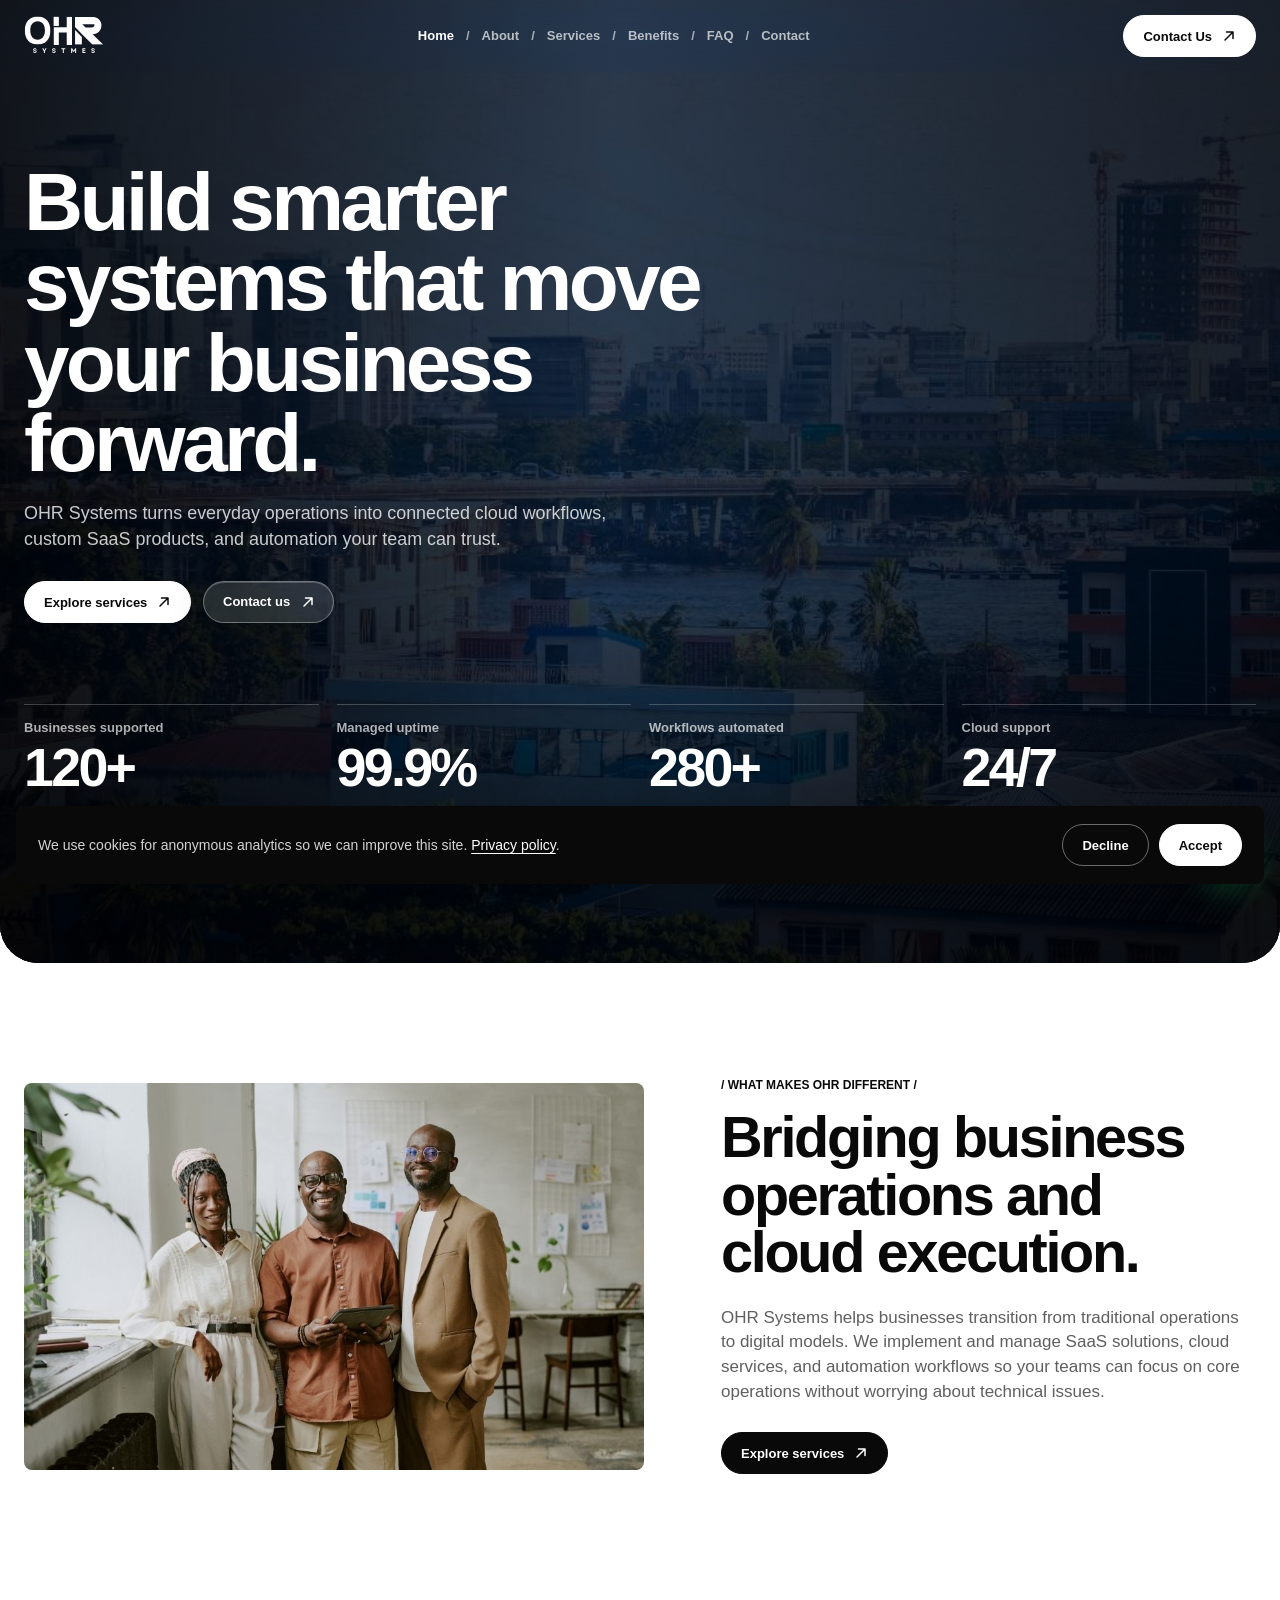
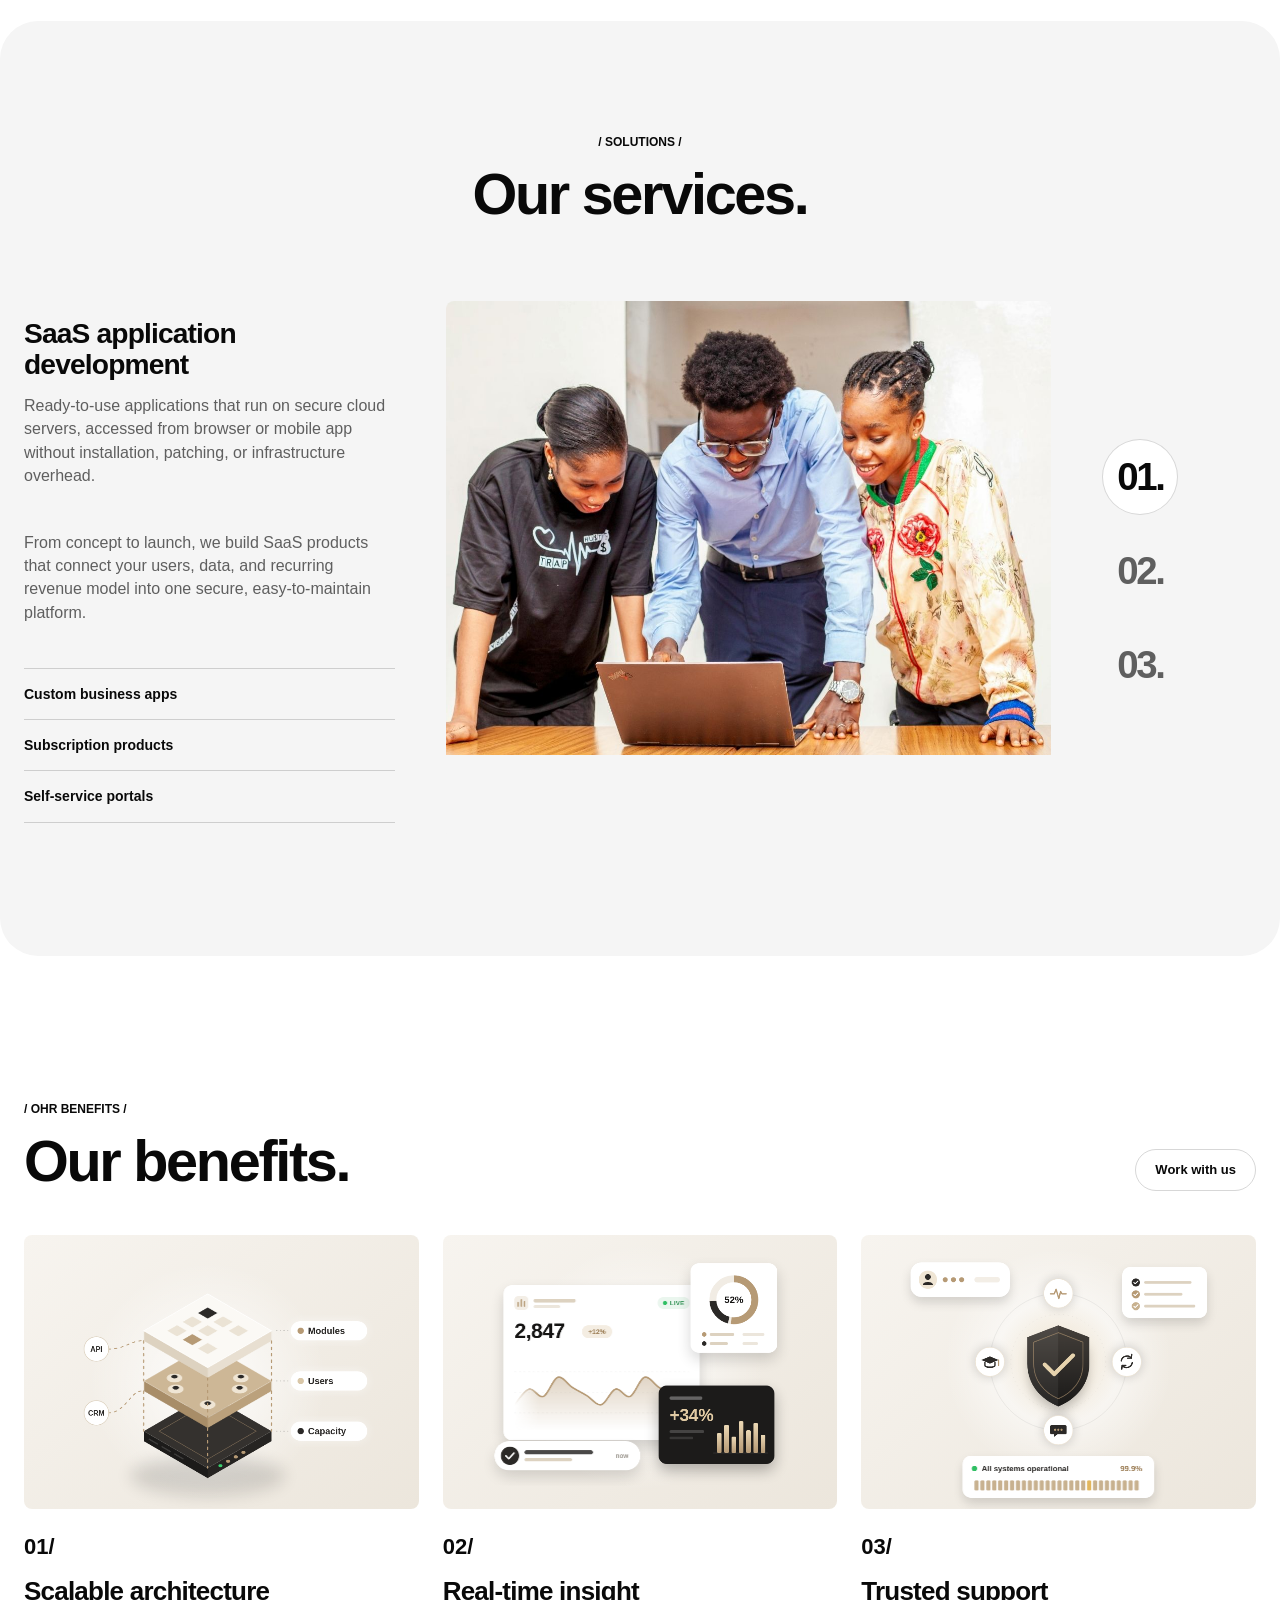
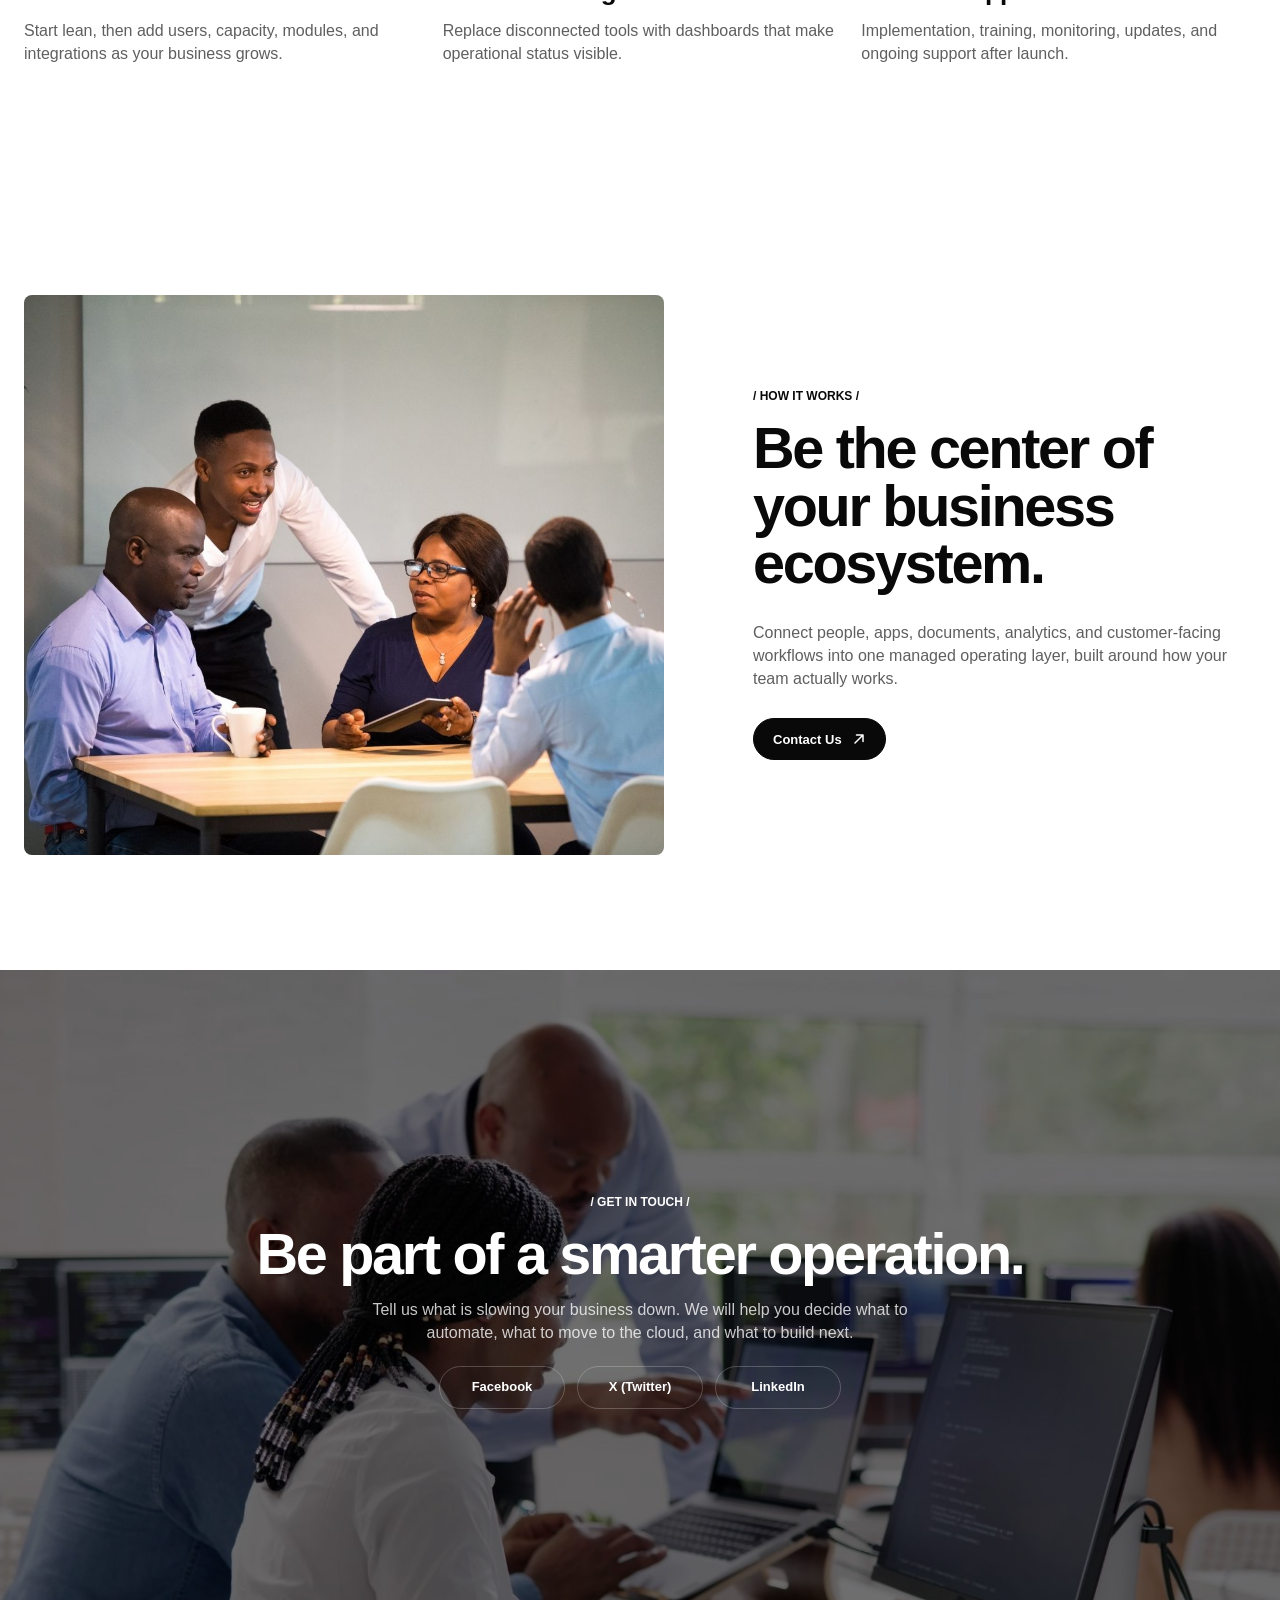
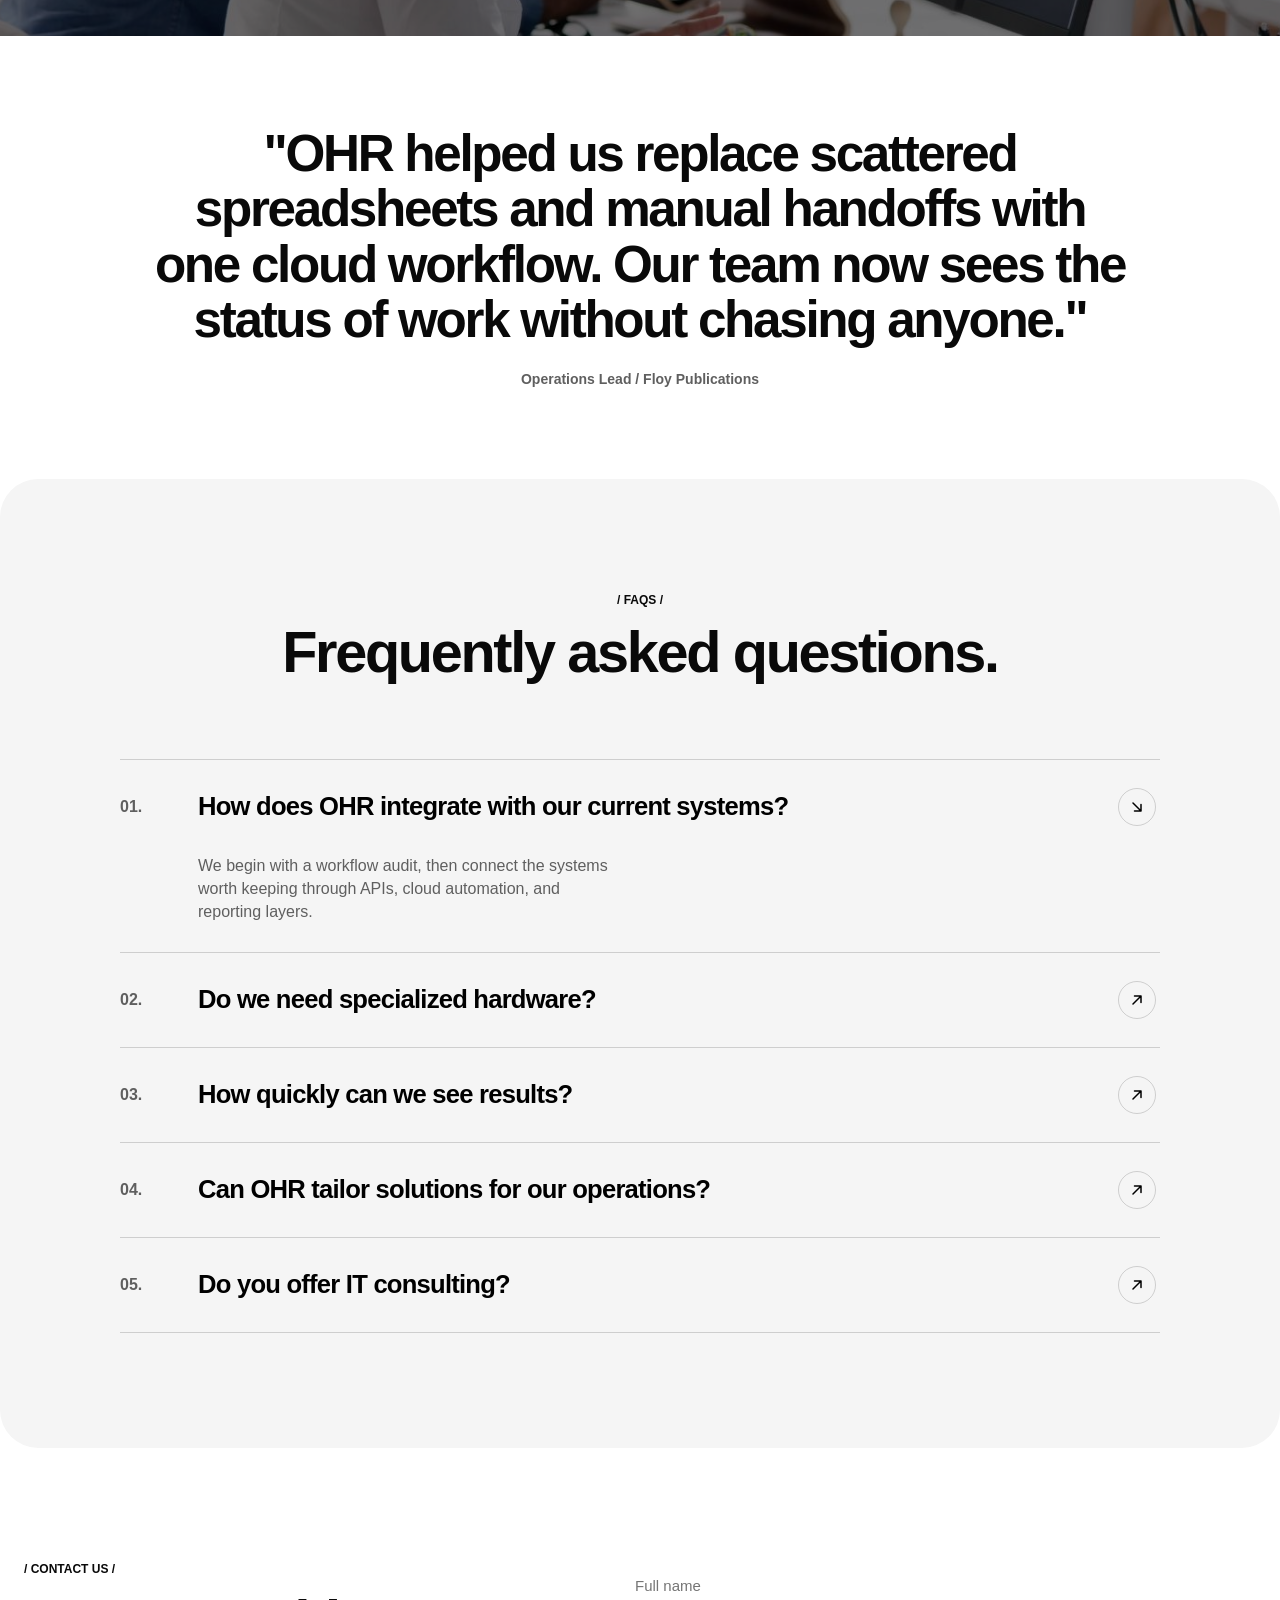
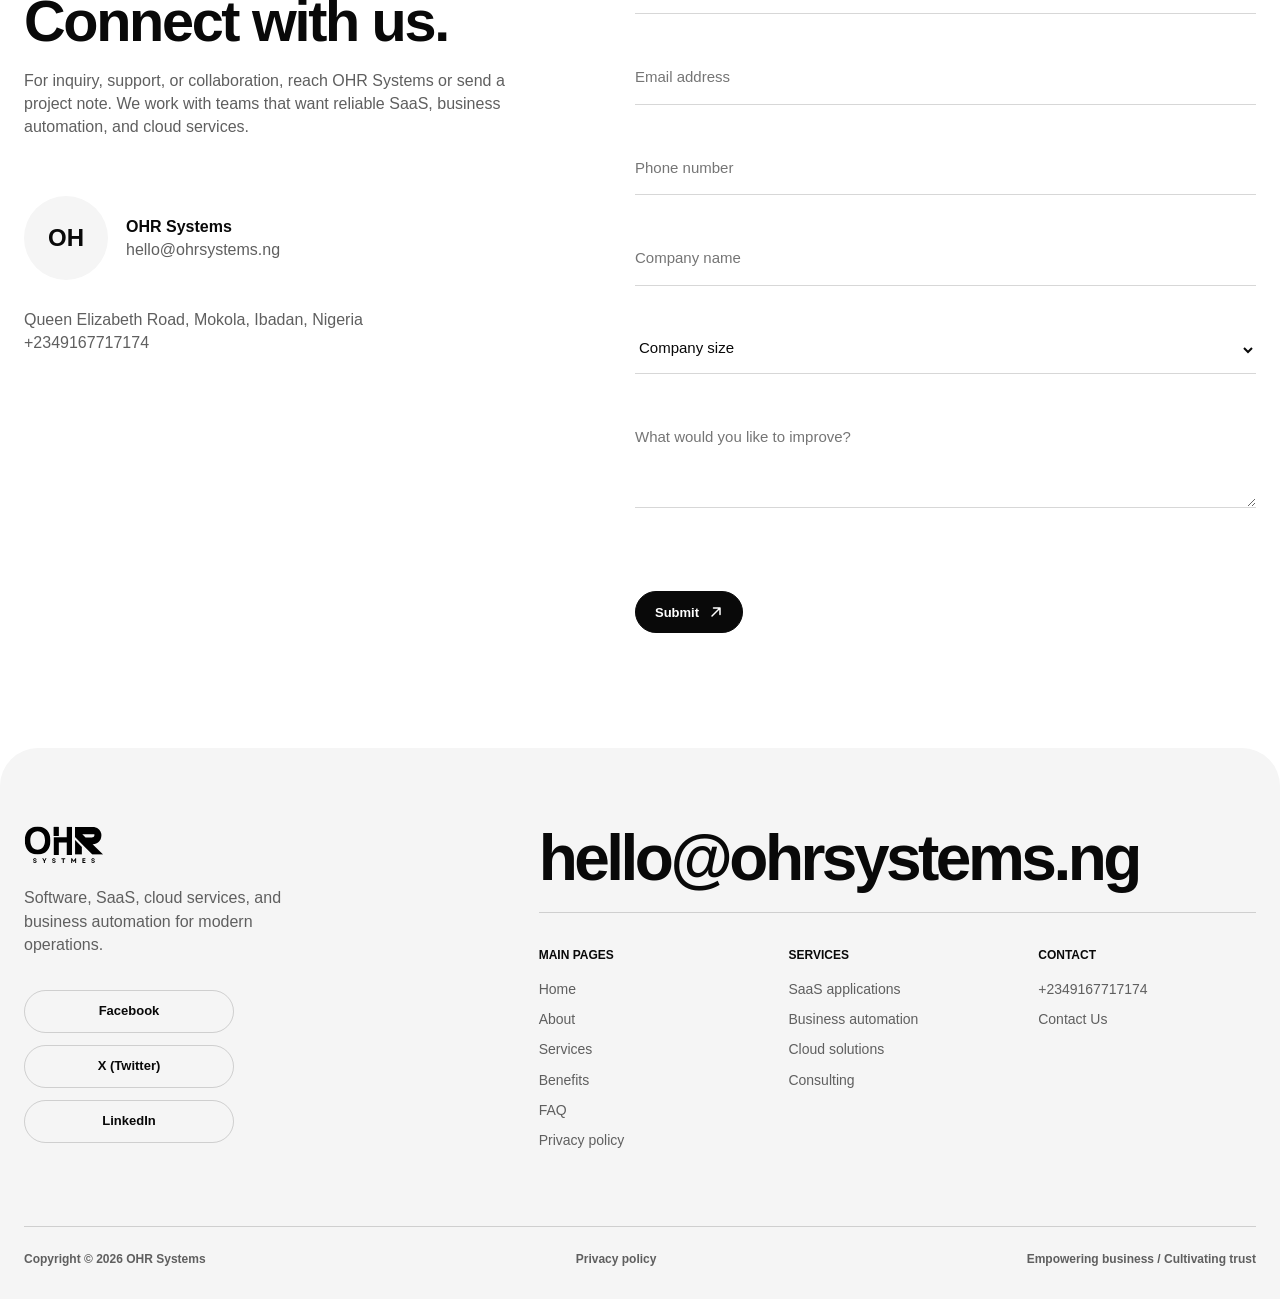
<file: index.html>
<!doctype html>
<html lang="en">
<head>
  <meta charset="utf-8" />
  <meta name="viewport" content="width=device-width, initial-scale=1" />
  <title>OHR Systems - Software, SaaS, Cloud Services and Solutions</title>

  <meta name="description" content="OHR Systems helps businesses transition from traditional operations to digital models. We implement and manage SaaS solutions, cloud services." />
  <meta name="keywords" content="SaaS Nigeria, business automation, cloud services, custom software, OHR Systems, Ibadan software, workflow automation" />
  <meta name="author" content="OHR Systems" />
  <meta name="theme-color" content="#090909" />

  <link rel="canonical" href="https://ohrsystems.ng/" />
  <link rel="icon" href="/favicon.ico" sizes="any" />
  <link rel="icon" type="image/png" sizes="32x32" href="assets/favicon-32x32.png" />
  <link rel="icon" type="image/png" sizes="16x16" href="assets/favicon-16x16.png" />
  <link rel="apple-touch-icon" sizes="180x180" href="assets/apple-touch-icon.png" />
  <link rel="manifest" href="assets/site.webmanifest" />

  <meta property="og:type" content="website" />
  <meta property="og:site_name" content="OHR Systems" />
  <meta property="og:title" content="OHR Systems - Software, SaaS, Cloud Services and Solutions" />
  <meta property="og:description" content="Connected cloud workflows, custom SaaS, and business automation built around how your team actually works." />
  <meta property="og:url" content="https://ohrsystems.ng/" />
  <meta property="og:image" content="https://ohrsystems.ng/assets/share-image.jpg" />
  <meta property="og:image:width" content="1200" />
  <meta property="og:image:height" content="630" />
  <meta property="og:image:alt" content="OHR Systems: Build smarter systems that move your business forward." />
  <meta property="og:locale" content="en_NG" />

  <meta name="twitter:card" content="summary_large_image" />
  <meta name="twitter:site" content="@ohrsystems" />
  <meta name="twitter:title" content="OHR Systems - Software, SaaS, Cloud Services and Solutions" />
  <meta name="twitter:description" content="Connected cloud workflows, custom SaaS, and business automation built around how your team actually works." />
  <meta name="twitter:image" content="https://ohrsystems.ng/assets/share-image.jpg" />
  <meta name="twitter:image:alt" content="OHR Systems: Build smarter systems that move your business forward." />

  <link rel="preconnect" href="https://api.web3forms.com" />
  <link rel="preload" as="image" href="assets/hero-fallback.jpg" />

  <script type="application/ld+json">
  {
    "@context": "https://schema.org",
    "@graph": [
      {
        "@type": "Organization",
        "@id": "https://ohrsystems.ng/#organization",
        "name": "OHR Systems",
        "url": "https://ohrsystems.ng/",
        "logo": "https://ohrsystems.ng/assets/logo.png",
        "email": "hello@ohrsystems.ng",
        "telephone": ["+2349167717174"],
        "sameAs": [
          "https://www.facebook.com/ohrsystems",
          "https://x.com/ohrsystems",
          "https://www.linkedin.com/company/ohrsystems"
        ]
      },
      {
        "@type": "LocalBusiness",
        "@id": "https://ohrsystems.ng/#localbusiness",
        "name": "OHR Systems",
        "url": "https://ohrsystems.ng/",
        "image": "https://ohrsystems.ng/assets/logo.png",
        "telephone": "+2349167717174",
        "email": "hello@ohrsystems.ng",
        "priceRange": "$$",
        "address": {
          "@type": "PostalAddress",
          "streetAddress": "Queen Elizabeth Road, Mokola",
          "addressLocality": "Ibadan",
          "addressRegion": "Oyo State",
          "addressCountry": "NG"
        }
      },
      {
        "@type": "WebSite",
        "@id": "https://ohrsystems.ng/#website",
        "url": "https://ohrsystems.ng/",
        "name": "OHR Systems",
        "publisher": { "@id": "https://ohrsystems.ng/#organization" },
        "inLanguage": "en-NG"
      }
    ]
  }
  </script>

  <script>document.documentElement.classList.add("js");</script>
  <link rel="stylesheet" href="styles.css" />
</head>
<body>
  <a class="skip-link" href="#home">Skip to content</a>

  <header class="nav">
    <div class="shell nav-inner">
      <a href="#home" class="brand" aria-label="OHR Systems home">
        <img class="logo-light" src="assets/logo-light.svg" alt="OHR Systems" width="80" height="40" />
        <img class="logo-dark" src="assets/logo-dark.svg" alt="" aria-hidden="true" width="80" height="40" />
      </a>
      <nav class="nav-links" aria-label="Primary navigation">
        <span class="hide-slash">/</span><a href="#home" data-nav="home">Home</a>
        <span class="slash">/</span><a href="#about" data-nav="about">About</a>
        <span class="slash">/</span><a href="#services" data-nav="services">Services</a>
        <span class="slash">/</span><a href="#benefits" data-nav="benefits">Benefits</a>
        <span class="slash">/</span><a href="#faq" data-nav="faq">FAQ</a>
        <span class="slash">/</span><a href="#contact" data-nav="contact">Contact</a>
      </nav>
      <div class="nav-actions">
        <a href="#contact" class="btn btn-dark nav-cta">Contact Us <svg width="14" height="14" viewBox="0 0 14 14" fill="none" class="arrow" aria-hidden="true"><path d="M3 11L11 3M11 3H4.5M11 3V9.5" stroke="currentColor" stroke-width="1.5" stroke-linecap="round" stroke-linejoin="round"/></svg></a>
        <button type="button" class="nav-toggle" aria-expanded="false" aria-controls="mobile-menu" aria-label="Open menu"><span></span><span></span></button>
      </div>
    </div>
    <nav class="mobile-menu" id="mobile-menu" aria-label="Mobile navigation" hidden>
      <div class="shell">
        <a href="#home" data-nav="home">Home</a>
        <a href="#about" data-nav="about">About</a>
        <a href="#services" data-nav="services">Services</a>
        <a href="#benefits" data-nav="benefits">Benefits</a>
        <a href="#faq" data-nav="faq">FAQ</a>
        <a href="#contact" data-nav="contact">Contact</a>
      </div>
    </nav>
  </header>

  <main id="home">
    <section class="hero">
      <div class="shell hero-shell">
        <div class="hero-inner">
          <div class="hero-copy">
            <h1>Build smarter systems that move your business forward.</h1>
            <p>OHR Systems turns everyday operations into connected cloud workflows, custom SaaS products, and automation your team can trust.</p>
            <div class="hero-actions">
              <a href="#services" class="btn btn-light">Explore services <svg width="14" height="14" viewBox="0 0 14 14" fill="none" class="arrow" aria-hidden="true"><path d="M3 11L11 3M11 3H4.5M11 3V9.5" stroke="currentColor" stroke-width="1.5" stroke-linecap="round" stroke-linejoin="round"/></svg></a>
              <a href="#contact" class="btn btn-glass">Contact us <svg width="14" height="14" viewBox="0 0 14 14" fill="none" class="arrow" aria-hidden="true"><path d="M3 11L11 3M11 3H4.5M11 3V9.5" stroke="currentColor" stroke-width="1.5" stroke-linecap="round" stroke-linejoin="round"/></svg></a>
            </div>
          </div>
          <div class="hero-stats" aria-label="OHR Systems proof points">
            <div><span>Businesses supported</span><strong data-count="120" data-suffix="+">120+</strong></div>
            <div><span>Managed uptime</span><strong data-count="99.9" data-decimals="1" data-suffix="%">99.9%</strong></div>
            <div><span>Workflows automated</span><strong data-count="280" data-suffix="+">280+</strong></div>
            <div><span>Cloud support</span><strong data-count="24" data-suffix="/7">24/7</strong></div>
          </div>
        </div>
        <!-- site.js picks the right file for the screen size and skips the video for reduced-motion or data-saver users. -->
        <div class="hero-media"><video muted loop playsinline preload="none" poster="assets/hero-fallback.jpg" aria-hidden="true" data-src="assets/hero.mp4" data-src-mobile="assets/hero-mobile.mp4"></video></div>
      </div>
    </section>

    <section id="about" class="section section-split">
      <div class="shell split-grid">
        <div class="reveal image-placeholder about-image">
          <img src="assets/about-team.jpg" alt="Three colleagues standing together in a bright office, one holding a tablet" width="960" height="600" loading="lazy" decoding="async" />
        </div>
        <div class="reveal split-copy">
          <div class="section-label">/ What makes OHR different /</div>
          <h2>Bridging business operations and cloud execution.</h2>
          <p>OHR Systems helps businesses transition from traditional operations to digital models. We implement and manage SaaS solutions, cloud services, and automation workflows so your teams can focus on core operations without worrying about technical issues.</p>
          <a href="#services" class="btn btn-dark">Explore services <svg width="14" height="14" viewBox="0 0 14 14" fill="none" class="arrow" aria-hidden="true"><path d="M3 11L11 3M11 3H4.5M11 3V9.5" stroke="currentColor" stroke-width="1.5" stroke-linecap="round" stroke-linejoin="round"/></svg></a>
        </div>
      </div>
    </section>

    <section id="services" class="section soft-section">
      <div class="shell">
        <div class="reveal center-head"><div class="section-label">/ Solutions /</div><h2>Our services.</h2></div>
        <div class="reveal service-stage">
          <div class="service-copy" id="service-panel-0" role="tabpanel" aria-labelledby="service-tab-0">
            <h3>SaaS application development</h3>
            <p>Ready-to-use applications that run on secure cloud servers, accessed from browser or mobile app without installation, patching, or infrastructure overhead.</p>
            <p class="service-detail">From concept to launch, we build SaaS products that connect your users, data, and recurring revenue model into one secure, easy-to-maintain platform.</p>
            <ul class="service-lines"><li>Custom business apps</li><li>Subscription products</li><li>Self-service portals</li></ul>
          </div>
          <div class="service-copy" id="service-panel-1" role="tabpanel" aria-labelledby="service-tab-1" hidden>
            <h3>Business automation</h3>
            <p>We digitize repetitive, time-consuming, and error-prone workflows so approvals, handoffs, reporting, and daily operations keep moving.</p>
            <p class="service-detail">We map operations, remove friction, and automate the steps that waste time so your team can focus on higher-value work.</p>
            <ul class="service-lines"><li>Workflow design</li><li>Process integrations</li><li>Operational dashboards</li></ul>
          </div>
          <div class="service-copy" id="service-panel-2" role="tabpanel" aria-labelledby="service-tab-2" hidden>
            <h3>Cloud solutions</h3>
            <p>Cloud-based services for email, storage, collaboration, analytics, deployment, and managed infrastructure that scale with what your business actually uses.</p>
            <p class="service-detail">We design cloud environments that let your business adapt quickly, stay secure, and make data available to the people who need it most.</p>
            <ul class="service-lines"><li>Cloud migration</li><li>Managed productivity suites</li><li>Secure deployments</li></ul>
          </div>
          <div class="service-visual image-placeholder">
            <img src="assets/services-team-laptop.jpg" alt="Three young professionals leaning over a laptop, reviewing work together" width="1200" height="900" loading="lazy" decoding="async" />
          </div>
          <div class="service-index" role="tablist" aria-label="Service selector">
            <button type="button" role="tab" id="service-tab-0" aria-controls="service-panel-0" aria-selected="true" tabindex="0" class="active" data-service="0">01.</button>
            <button type="button" role="tab" id="service-tab-1" aria-controls="service-panel-1" aria-selected="false" tabindex="-1" data-service="1">02.</button>
            <button type="button" role="tab" id="service-tab-2" aria-controls="service-panel-2" aria-selected="false" tabindex="-1" data-service="2">03.</button>
          </div>
        </div>
      </div>
    </section>

    <section id="benefits" class="section">
      <div class="shell">
        <div class="reveal section-topline"><div><div class="section-label">/ OHR benefits /</div><h2>Our benefits.</h2></div><a href="#contact" class="btn btn-outline">Work with us</a></div>
        <div class="reveal benefit-grid">
          <article class="benefit-card"><div class="benefit-art benefit-motion">
            <svg viewBox="0 0 720 600" aria-hidden="true" focusable="false">
<defs><filter id="bm-s-sh" x="-30%" y="-30%" width="160%" height="160%"><feGaussianBlur stdDeviation="12"/></filter><filter id="bm-s-ground" x="-30%" y="-30%" width="160%" height="160%"><feGaussianBlur stdDeviation="18"/></filter><radialGradient id="bm-s-glow"><stop offset="0" stop-color="#fff" stop-opacity=".9"/><stop offset="1" stop-color="#fff" stop-opacity="0"/></radialGradient></defs>
<circle cx="330" cy="320" r="260" fill="url(#bm-s-glow)"/>
<g class="bm-fade" style="--d:.1s"><ellipse class="bm-breathe" cx="330" cy="528" rx="170" ry="44" fill="#000" opacity=".13" filter="url(#bm-s-ground)"/></g>
<path class="bm-fade bm-flow" style="--d:1.50s" d="M112 250C150 250 160 232 186 232" fill="none" stroke="#b69a75" stroke-width="2" stroke-linecap="round" stroke-dasharray="5 9"/><g class="bm-pop" style="--d:1.40s"><circle cx="86" cy="250" r="27" fill="#fff"/><circle cx="86" cy="250" r="27" fill="none" stroke="#ddd2c0" stroke-width="1.5"/><text x="86" y="256" text-anchor="middle" font-size="16" font-weight="750" fill="#2b2927">API</text></g><path class="bm-fade bm-flow" style="--d:1.60s" d="M112 390C150 390 160 342 186 342" fill="none" stroke="#b69a75" stroke-width="2" stroke-linecap="round" stroke-dasharray="5 9"/><g class="bm-pop" style="--d:1.50s"><circle cx="86" cy="390" r="27" fill="#fff"/><circle cx="86" cy="390" r="27" fill="none" stroke="#ddd2c0" stroke-width="1.5"/><text x="86" y="396" text-anchor="middle" font-size="16" font-weight="750" fill="#2b2927">CRM</text></g>
<g class="bm-float">
<g class="bm-drop" style="--d:.1s"><path d="M190 430L330 511L330 533L190 452Z" fill="#1c1b1a"/><path d="M330 511L470 430L470 452L330 533Z" fill="#262422"/><path d="M330 349L470 430L330 511L190 430Z" fill="#34312e" stroke="rgba(255,255,255,.08)" stroke-width="1.5"/><path d="M330 368.4L436.4 430L330 491.6L223.6 430Z" fill="none" stroke="#b69a75" stroke-width="1.5" opacity=".45"/><ellipse class="bm-blink" style="--bd:0.00s" cx="358" cy="505.8" rx="4.5" ry="3.4" fill="#3ccf6e"/><ellipse class="bm-blink" style="--bd:0.35s" cx="374.8" cy="496.1" rx="4.5" ry="3.4" fill="#b69a75"/><ellipse class="bm-blink" style="--bd:0.70s" cx="391.6" cy="486.4" rx="4.5" ry="3.4" fill="#b69a75"/><ellipse class="bm-blink" style="--bd:1.05s" cx="408.4" cy="476.6" rx="4.5" ry="3.4" fill="#b69a75"/><path d="M258 480.4L276 490.8" stroke="rgba(255,255,255,.14)" stroke-width="3" stroke-linecap="round"/><path d="M230 464.2L248 474.6" stroke="rgba(255,255,255,.14)" stroke-width="3" stroke-linecap="round"/><path d="M202 447.9L220 458.3" stroke="rgba(255,255,255,.14)" stroke-width="3" stroke-linecap="round"/></g>
<g class="bm-fade bm-flow" style="--d:1s" fill="none" stroke="#b69a75" stroke-width="2.5" stroke-linecap="round" stroke-dasharray="5 9"><path d="M190 342V430"/><path d="M470 342V430"/><path d="M330 423V511"/></g>
<g class="bm-drop" style="--d:.35s"><path d="M190 320L330 401L330 423L190 342Z" fill="#a88d68"/><path d="M330 401L470 320L470 342L330 423Z" fill="#bba17c"/><path d="M330 239L470 320L330 401L190 320Z" fill="#cdb796" stroke="rgba(255,255,255,.3)" stroke-width="1.5"/><g class="bm-pop" style="--d:0.85s"><ellipse cx="257.2" cy="313.5" rx="17" ry="9.8" fill="#efe5d4"/><ellipse cx="257.2" cy="310.5" rx="7" ry="4" fill="#2b2927"/></g><g class="bm-pop" style="--d:0.92s"><ellipse cx="260" cy="337.8" rx="17" ry="9.8" fill="#efe5d4"/><ellipse cx="260" cy="334.8" rx="7" ry="4" fill="#2b2927"/></g><g class="bm-pop" style="--d:0.99s"><ellipse cx="402.8" cy="313.5" rx="17" ry="9.8" fill="#efe5d4"/><ellipse cx="402.8" cy="310.5" rx="7" ry="4" fill="#2b2927"/></g><g class="bm-pop" style="--d:1.06s"><ellipse cx="400" cy="337.8" rx="17" ry="9.8" fill="#efe5d4"/><ellipse cx="400" cy="334.8" rx="7" ry="4" fill="#2b2927"/></g><g class="bm-pop" style="--d:1.13s"><ellipse cx="330" cy="371.8" rx="17" ry="9.8" fill="#efe5d4"/><ellipse cx="330" cy="368.8" rx="7" ry="4" fill="#2b2927"/></g></g>
<g class="bm-fade bm-flow" style="--d:1.15s" fill="none" stroke="#b69a75" stroke-width="2.5" stroke-linecap="round" stroke-dasharray="5 9"><path d="M190 232V320"/><path d="M470 232V320"/><path d="M330 313V401"/></g>
<g class="bm-drop" style="--d:.6s"><path d="M190 210L330 291L330 313L190 232Z" fill="#ddd2c0"/><path d="M330 291L470 210L470 232L330 313Z" fill="#e8dfd1"/><path d="M330 129L470 210L330 291L190 210Z" fill="#fbf9f5" stroke="rgba(255,255,255,.9)" stroke-width="1.5"/><path class="bm-pop" style="--d:1.05s" d="M330 159L351 171.1L330 183.3L309 171.1Z" fill="#2b2927"/><path class="bm-pop" style="--d:1.11s" d="M296.4 178.4L317.4 190.6L296.4 202.7L275.4 190.6Z" fill="#ebe3d5"/><path class="bm-pop" style="--d:1.17s" d="M262.8 197.8L283.8 210L262.8 222.2L241.8 210Z" fill="#ebe3d5"/><path class="bm-pop" style="--d:1.23s" d="M363.6 178.4L384.6 190.6L363.6 202.7L342.6 190.6Z" fill="#ebe3d5"/><path class="bm-pop" style="--d:1.29s" d="M330 197.8L351 210L330 222.2L309 210Z" fill="#ebe3d5"/><path class="bm-pop" style="--d:1.35s" d="M296.4 217.3L317.4 229.4L296.4 241.6L275.4 229.4Z" fill="#b69a75"/><path class="bm-pop" style="--d:1.41s" d="M397.2 197.8L418.2 210L397.2 222.2L376.2 210Z" fill="#ebe3d5"/><path class="bm-pop" style="--d:1.47s" d="M330 236.7L351 248.9L330 261L309 248.9Z" fill="#ebe3d5"/>
<path class="bm-land" d="M363.6 217.3L384.6 229.4L363.6 241.6L342.6 229.4Z" fill="#b69a75"/></g>
</g>
<g class="bm-slide-r" style="--d:1.30s"><path d="M480 210H512" stroke="rgba(9,9,9,.25)" stroke-width="1.5" stroke-dasharray="3 5"/><rect x="512" y="189" width="168" height="42" rx="21" fill="#fff" filter="url(#bm-s-sh)" opacity=".5"/><rect x="512" y="189" width="168" height="42" rx="21" fill="#fff"/><circle cx="534" cy="210" r="7" fill="#b69a75"/><text x="550" y="217" font-size="20" font-weight="650" fill="#2b2927">Modules</text></g><g class="bm-slide-r" style="--d:1.42s"><path d="M480 320H512" stroke="rgba(9,9,9,.25)" stroke-width="1.5" stroke-dasharray="3 5"/><rect x="512" y="299" width="168" height="42" rx="21" fill="#fff" filter="url(#bm-s-sh)" opacity=".5"/><rect x="512" y="299" width="168" height="42" rx="21" fill="#fff"/><circle cx="534" cy="320" r="7" fill="#d9c7a8"/><text x="550" y="327" font-size="20" font-weight="650" fill="#2b2927">Users</text></g><g class="bm-slide-r" style="--d:1.54s"><path d="M480 430H512" stroke="rgba(9,9,9,.25)" stroke-width="1.5" stroke-dasharray="3 5"/><rect x="512" y="409" width="168" height="42" rx="21" fill="#fff" filter="url(#bm-s-sh)" opacity=".5"/><rect x="512" y="409" width="168" height="42" rx="21" fill="#fff"/><circle cx="534" cy="430" r="7" fill="#2b2927"/><text x="550" y="437" font-size="20" font-weight="650" fill="#2b2927">Capacity</text></g>
</svg>
          </div><span>01/</span><h3>Scalable architecture</h3><p>Start lean, then add users, capacity, modules, and integrations as your business grows.</p></article>
          <article class="benefit-card"><div class="benefit-art benefit-motion">
            <svg viewBox="0 0 720 600" aria-hidden="true" focusable="false">
<defs><filter id="bm-i-sh" x="-30%" y="-30%" width="160%" height="160%"><feGaussianBlur stdDeviation="16"/></filter><linearGradient id="bm-i-area" x1="0" y1="0" x2="0" y2="1"><stop offset="0" stop-color="#b69a75" stop-opacity=".42"/><stop offset="1" stop-color="#b69a75" stop-opacity="0"/></linearGradient><linearGradient id="bm-i-eq" x1="0" y1="0" x2="0" y2="1"><stop offset="0" stop-color="#ecd9b6"/><stop offset="1" stop-color="#b69a75"/></linearGradient><linearGradient id="bm-i-fade" x1="0" y1="0" x2="1" y2="0"><stop offset="0" stop-color="#fff" stop-opacity="0"/><stop offset=".14" stop-color="#fff"/><stop offset=".9" stop-color="#fff"/><stop offset="1" stop-color="#fff" stop-opacity=".2"/></linearGradient><mask id="bm-i-mask"><rect x="84" y="262" width="382" height="170" fill="url(#bm-i-fade)"/></mask><radialGradient id="bm-i-glow"><stop offset="0" stop-color="#fff" stop-opacity=".9"/><stop offset="1" stop-color="#fff" stop-opacity="0"/></radialGradient></defs>
<circle cx="360" cy="290" r="270" fill="url(#bm-i-glow)"/>
<g class="bm-rise-in" style="--d:.1s">
<rect x="60" y="124" width="430" height="340" rx="18" fill="#000" opacity=".16" filter="url(#bm-i-sh)"/><rect x="60" y="110" width="430" height="340" rx="18" fill="#fff"/>
<rect x="84" y="134" width="30" height="30" rx="8" fill="#f3eee6"/><path d="M92 156V148M99 156V142M106 156V146" stroke="#b69a75" stroke-width="3" stroke-linecap="round"/>
<rect x="126" y="140" width="92" height="8" rx="4" fill="#ddd2c0"/><rect x="126" y="154" width="58" height="6" rx="3" fill="#ece6dc"/>
<rect x="398" y="136" width="70" height="26" rx="13" fill="#eaf6ee"/><circle class="bm-blink" cx="414" cy="149" r="4.5" fill="#2fbf63"/>
<text x="425" y="154.5" font-size="13" font-weight="750" fill="#2a8f4f" letter-spacing=".06em">LIVE</text>
<text x="84" y="226" font-size="46" font-weight="750" fill="#141312" letter-spacing="-1" data-count="2847" data-format="comma">2,847</text>
<rect x="232" y="198" width="66" height="28" rx="14" fill="#f4ede2"/><text x="265" y="217.5" text-anchor="middle" font-size="15" font-weight="750" fill="#9a7b52">+12%</text>
<path d="M84 300H466M84 345H466M84 390H466" stroke="rgba(9,9,9,.06)" stroke-dasharray="4 6"/>
<g mask="url(#bm-i-mask)"><g class="bm-scroll">
<path class="bm-fade" style="--d:.7s" d="M84 372C89.3 366.3 105.1 341 115.7 338C126.2 335 136.8 358.3 147.3 354C157.9 349.7 168.4 315.3 179 312C189.6 308.7 200.1 327.3 210.7 334C221.2 340.7 231.8 345.7 242.3 352C252.9 358.3 263.4 374.3 274 372C284.6 369.7 295.1 341 305.7 338C316.2 335 326.8 358.3 337.3 354C347.9 349.7 358.4 315.3 369 312C379.6 308.7 390.1 327.3 400.7 334C411.2 340.7 421.8 345.7 432.3 352C442.9 358.3 453.4 374.3 464 372C474.6 369.7 485.1 341 495.7 338C506.2 335 516.8 358.3 527.3 354C537.9 349.7 548.4 315.3 559 312C569.6 308.7 580.1 327.3 590.7 334C601.2 340.7 611.8 345.7 622.3 352C632.9 358.3 643.4 374.3 654 372C664.6 369.7 675.1 341 685.7 338C696.2 335 706.8 358.3 717.3 354C727.9 349.7 738.4 315.3 749 312C759.6 308.7 770.1 327.3 780.7 334C791.2 340.7 801.8 345.7 812.3 352C822.9 358.3 838.7 368.7 844 372V430H84Z" fill="url(#bm-i-area)"/>
<path class="bm-draw" style="--d:.5s" pathLength="1" d="M84 372C89.3 366.3 105.1 341 115.7 338C126.2 335 136.8 358.3 147.3 354C157.9 349.7 168.4 315.3 179 312C189.6 308.7 200.1 327.3 210.7 334C221.2 340.7 231.8 345.7 242.3 352C252.9 358.3 263.4 374.3 274 372C284.6 369.7 295.1 341 305.7 338C316.2 335 326.8 358.3 337.3 354C347.9 349.7 358.4 315.3 369 312C379.6 308.7 390.1 327.3 400.7 334C411.2 340.7 421.8 345.7 432.3 352C442.9 358.3 453.4 374.3 464 372C474.6 369.7 485.1 341 495.7 338C506.2 335 516.8 358.3 527.3 354C537.9 349.7 548.4 315.3 559 312C569.6 308.7 580.1 327.3 590.7 334C601.2 340.7 611.8 345.7 622.3 352C632.9 358.3 643.4 374.3 654 372C664.6 369.7 675.1 341 685.7 338C696.2 335 706.8 358.3 717.3 354C727.9 349.7 738.4 315.3 749 312C759.6 308.7 770.1 327.3 780.7 334C791.2 340.7 801.8 345.7 812.3 352C822.9 358.3 838.7 368.7 844 372" fill="none" stroke="#b69a75" stroke-width="3.5" stroke-linecap="round"/>
</g></g>
</g>
<g class="bm-rise-in" style="--d:.45s">
<rect x="470" y="76" width="190" height="196" rx="18" fill="#000" opacity=".16" filter="url(#bm-i-sh)"/><rect x="470" y="62" width="190" height="196" rx="18" fill="#fff"/>
<circle cx="565" cy="142" r="46" fill="none" stroke="#f1ece4" stroke-width="15"/>
<circle class="bm-ring" style="--d:.9s;--v:52" cx="565" cy="142" r="46" fill="none" stroke="#b69a75" stroke-width="15" pathLength="100" stroke-dasharray="52 100"/>
<circle class="bm-ring" style="--d:1.3s;--v:20" cx="565" cy="142" r="46" fill="none" stroke="#2b2927" stroke-width="15" pathLength="100" stroke-dasharray="20 100" stroke-dashoffset="-54"/>
<text x="565" y="149" text-anchor="middle" font-size="21" font-weight="750" fill="#141312" data-count="52" data-suffix="%">52%</text>
<circle cx="500" cy="218" r="5" fill="#b69a75"/><rect x="512" y="215" width="54" height="6" rx="3" fill="#ddd2c0"/>
<circle cx="500" cy="238" r="5" fill="#2b2927"/><rect x="512" y="235" width="40" height="6" rx="3" fill="#ddd2c0"/>
<rect x="584" y="215" width="48" height="6" rx="3" fill="#ece6dc"/><rect x="584" y="235" width="34" height="6" rx="3" fill="#ece6dc"/>
</g>
<g class="bm-rise-in" style="--d:.75s">
<rect x="400" y="344" width="254" height="172" rx="18" fill="#000" opacity=".28" filter="url(#bm-i-sh)"/><rect x="400" y="330" width="254" height="172" rx="18" fill="#1c1b1a"/>
<rect x="424" y="354" width="72" height="7" rx="3.5" fill="rgba(255,255,255,.32)"/>
<text x="424" y="408" font-size="38" font-weight="750" fill="#e2cba4" letter-spacing="-.5" data-count="34" data-prefix="+" data-suffix="%">+34%</text>
<rect x="424" y="428" width="76" height="6" rx="3" fill="rgba(255,255,255,.18)"/><rect x="424" y="442" width="52" height="6" rx="3" fill="rgba(255,255,255,.12)"/>
<rect class="bm-eq" style="--eq:1.3s;--eqd:0s" x="528" y="434" width="10" height="44" rx="3" fill="url(#bm-i-eq)"/><rect class="bm-eq" style="--eq:1.1s;--eqd:0.2s" x="544" y="416" width="10" height="62" rx="3" fill="url(#bm-i-eq)"/><rect class="bm-eq" style="--eq:1.5s;--eqd:0.1s" x="560" y="442" width="10" height="36" rx="3" fill="url(#bm-i-eq)"/><rect class="bm-eq" style="--eq:1.2s;--eqd:0.35s" x="576" y="408" width="10" height="70" rx="3" fill="url(#bm-i-eq)"/><rect class="bm-eq" style="--eq:1.4s;--eqd:0.05s" x="592" y="428" width="10" height="50" rx="3" fill="url(#bm-i-eq)"/><rect class="bm-eq" style="--eq:1.0s;--eqd:0.25s" x="608" y="412" width="10" height="66" rx="3" fill="url(#bm-i-eq)"/><rect class="bm-eq" style="--eq:1.6s;--eqd:0.15s" x="624" y="438" width="10" height="40" rx="3" fill="url(#bm-i-eq)"/>
<path d="M520 478H640" stroke="rgba(255,255,255,.14)" stroke-width="1.5"/>
</g>
<g class="bm-rise-in" style="--d:1.5s">
<rect x="40" y="466" width="320" height="64" rx="32" fill="#000" opacity=".14" filter="url(#bm-i-sh)"/>
<rect x="40" y="452" width="320" height="64" rx="32" fill="#fff"/>
<circle cx="74" cy="484" r="20" fill="#2b2927"/><path class="bm-draw" style="--d:1.9s" pathLength="1" d="M65 484L71.5 490.5L83 478" fill="none" stroke="#fff" stroke-width="3.5" stroke-linecap="round" stroke-linejoin="round"/>
<rect x="106" y="472" width="150" height="9" rx="4.5" fill="#2b2927" opacity=".85"/><rect x="106" y="489" width="104" height="7" rx="3.5" fill="#ddd2c0"/>
<text x="334" y="489" text-anchor="end" font-size="14" font-weight="600" fill="#9a958d">now</text>
</g>
</svg>
          </div><span>02/</span><h3>Real-time insight</h3><p>Replace disconnected tools with dashboards that make operational status visible.</p></article>
          <article class="benefit-card"><div class="benefit-art benefit-motion">
            <svg viewBox="0 0 720 600" aria-hidden="true" focusable="false">
<defs><filter id="bm-t-sh" x="-30%" y="-30%" width="160%" height="160%"><feGaussianBlur stdDeviation="12"/></filter><radialGradient id="bm-t-glow"><stop offset="0" stop-color="#e9d6b4" stop-opacity=".55"/><stop offset=".55" stop-color="#fff" stop-opacity=".5"/><stop offset="1" stop-color="#fff" stop-opacity="0"/></radialGradient><linearGradient id="bm-t-shield" x1="0" y1="0" x2="0" y2="1"><stop offset="0" stop-color="#45403b"/><stop offset="1" stop-color="#1a1918"/></linearGradient></defs>
<circle cx="360" cy="278" r="250" fill="url(#bm-t-glow)"/>
<circle cx="360" cy="278" r="150" fill="none" stroke="rgba(9,9,9,.09)" stroke-width="1.5"/>
<circle cx="360" cy="278" r="104" fill="none" stroke="rgba(9,9,9,.08)" stroke-width="1.5" stroke-dasharray="2 8"/>
<circle class="bm-sonar" style="--d:1s" cx="360" cy="278" r="72" fill="none" stroke="#b69a75" stroke-width="2"/>
<circle class="bm-sonar" style="--d:2.2s" cx="360" cy="278" r="72" fill="none" stroke="#b69a75" stroke-width="2"/>
<circle class="bm-sonar" style="--d:3.4s" cx="360" cy="278" r="72" fill="none" stroke="#b69a75" stroke-width="2"/>
<g class="bm-pop" style="--d:.15s">
<path d="M360 214L424 238V290C424 333 396 362 360 377C324 362 296 333 296 290V238Z" fill="#000" opacity=".22" filter="url(#bm-t-sh)" transform="translate(0 12)"/>
<path d="M360 198L428 224V282C428 329 398 360 360 376C322 360 292 329 292 282V224Z" fill="url(#bm-t-shield)"/>
<path d="M360 198L292 224V282C292 329 322 360 360 376Z" fill="#fff" opacity=".06"/>
<path d="M360 214L414 235V282C414 320 390 346 360 359C330 346 306 320 306 282V235Z" fill="none" stroke="#b69a75" stroke-width="2" opacity=".55"/>
</g>
<path class="bm-draw" style="--d:.6s" pathLength="1" d="M330 284L351 305L392 264" fill="none" stroke="#e6d3ae" stroke-width="9" stroke-linecap="round" stroke-linejoin="round"/>
<g class="bm-orbit">
<g transform="translate(360 128)"><g class="bm-counter"><g class="bm-pop" style="--d:1.10s"><circle r="34" fill="#000" opacity=".16" filter="url(#bm-t-sh)"/><circle r="32" fill="#fff"/><circle r="32" fill="none" stroke="#ece4d6" stroke-width="1.5"/><path d="M-17 1H-9L-5 -9L1 11L5 -4L8 1H17" fill="none" stroke="#b69a75" stroke-width="3" stroke-linecap="round" stroke-linejoin="round"/></g></g></g><g transform="translate(510 278)"><g class="bm-counter"><g class="bm-pop" style="--d:1.22s"><circle r="34" fill="#000" opacity=".16" filter="url(#bm-t-sh)"/><circle r="32" fill="#fff"/><circle r="32" fill="none" stroke="#ece4d6" stroke-width="1.5"/><g fill="none" stroke="#2b2927" stroke-width="3" stroke-linecap="round" stroke-linejoin="round"><path d="M-12 -2A12.5 12.5 0 0 1 10 -8"/><path d="M11 -16L10 -8L2 -8"/><path d="M12 2A12.5 12.5 0 0 1 -10 8"/><path d="M-11 16L-10 8L-2 8"/></g></g></g></g><g transform="translate(360 428)"><g class="bm-counter"><g class="bm-pop" style="--d:1.34s"><circle r="34" fill="#000" opacity=".16" filter="url(#bm-t-sh)"/><circle r="32" fill="#fff"/><circle r="32" fill="none" stroke="#ece4d6" stroke-width="1.5"/><path d="M-15 -11H15A3 3 0 0 1 18 -8V6A3 3 0 0 1 15 9H-2L-10 15V9H-15A3 3 0 0 1 -18 6V-8A3 3 0 0 1 -15 -11Z" fill="#2b2927"/><circle cx="-7" cy="-1" r="2.4" fill="#b69a75"/><circle cx="0" cy="-1" r="2.4" fill="#b69a75"/><circle cx="7" cy="-1" r="2.4" fill="#b69a75"/></g></g></g><g transform="translate(210 278)"><g class="bm-counter"><g class="bm-pop" style="--d:1.46s"><circle r="34" fill="#000" opacity=".16" filter="url(#bm-t-sh)"/><circle r="32" fill="#fff"/><circle r="32" fill="none" stroke="#ece4d6" stroke-width="1.5"/><path d="M0 -12L19 -4L0 4L-19 -4Z" fill="#2b2927"/><path d="M-11 0V8C-11 13 11 13 11 8V0" fill="none" stroke="#2b2927" stroke-width="3" stroke-linejoin="round"/><path d="M19 -4V8" stroke="#b69a75" stroke-width="2.5" stroke-linecap="round"/></g></g></g>
</g>
<g class="bm-rise-in" style="--d:.5s">
<rect x="36" y="72" width="218" height="76" rx="24" fill="#000" opacity=".14" filter="url(#bm-t-sh)"/><rect x="36" y="60" width="218" height="76" rx="24" fill="#fff"/>
<circle cx="74" cy="98" r="20" fill="#efe5d4"/><circle cx="74" cy="92" r="6.5" fill="#2b2927"/><path d="M63 109C64 101 84 101 85 109" fill="#2b2927"/>
<circle class="bm-type" style="--d:0s" cx="112" cy="98" r="5.5" fill="#b69a75"/>
<circle class="bm-type" style="--d:.15s" cx="130" cy="98" r="5.5" fill="#b69a75"/>
<circle class="bm-type" style="--d:.3s" cx="148" cy="98" r="5.5" fill="#b69a75"/>
<rect x="176" y="92" width="56" height="12" rx="6" fill="#f3eee6"/>
</g>
<g class="bm-rise-in" style="--d:.65s">
<rect x="500" y="82" width="186" height="112" rx="18" fill="#000" opacity=".14" filter="url(#bm-t-sh)"/><rect x="500" y="70" width="186" height="112" rx="18" fill="#fff"/>
</g>
<g class="bm-pop" style="--d:1.40s"><circle cx="530" cy="104" r="9" fill="#2b2927"/><path d="M525.5 104L528.5 107L534.5 101" fill="none" stroke="#fff" stroke-width="2.2" stroke-linecap="round" stroke-linejoin="round"/></g><rect x="548" y="101" width="104" height="6" rx="3" fill="#ddd2c0"/><g class="bm-pop" style="--d:1.70s"><circle cx="530" cy="130" r="9" fill="#b69a75"/><path d="M525.5 130L528.5 133L534.5 127" fill="none" stroke="#fff" stroke-width="2.2" stroke-linecap="round" stroke-linejoin="round"/></g><rect x="548" y="127" width="84" height="6" rx="3" fill="#ddd2c0"/><g class="bm-pop" style="--d:2.00s"><circle cx="530" cy="156" r="9" fill="#c8b18f"/><path d="M525.5 156L528.5 159L534.5 153" fill="none" stroke="#fff" stroke-width="2.2" stroke-linecap="round" stroke-linejoin="round"/></g><rect x="548" y="153" width="112" height="6" rx="3" fill="#ddd2c0"/>
<g class="bm-rise-in" style="--d:.8s">
<rect x="150" y="496" width="420" height="92" rx="18" fill="#000" opacity=".14" filter="url(#bm-t-sh)"/><rect x="150" y="484" width="420" height="92" rx="18" fill="#fff"/>
<circle class="bm-blink" cx="176" cy="512" r="6" fill="#2fbf63"/>
<text x="192" y="518" font-size="17" font-weight="650" fill="#2b2927">All systems operational</text>
<text x="544" y="518" text-anchor="end" font-size="17" font-weight="750" fill="#9a7b52">99.9%</text>
<rect class="bm-grow" style="--d:1.000s" x="176" y="538" width="9" height="22" rx="2.5" fill="#c8b18f"/><rect class="bm-grow" style="--d:1.025s" x="189" y="538" width="9" height="22" rx="2.5" fill="#c8b18f"/><rect class="bm-grow" style="--d:1.050s" x="202" y="538" width="9" height="22" rx="2.5" fill="#c8b18f"/><rect class="bm-grow" style="--d:1.075s" x="215" y="538" width="9" height="22" rx="2.5" fill="#c8b18f"/><rect class="bm-grow" style="--d:1.100s" x="228" y="538" width="9" height="22" rx="2.5" fill="#c8b18f"/><rect class="bm-grow" style="--d:1.125s" x="241" y="538" width="9" height="22" rx="2.5" fill="#c8b18f"/><rect class="bm-grow" style="--d:1.150s" x="254" y="538" width="9" height="22" rx="2.5" fill="#c8b18f"/><rect class="bm-grow" style="--d:1.175s" x="267" y="538" width="9" height="22" rx="2.5" fill="#c8b18f"/><rect class="bm-grow" style="--d:1.200s" x="280" y="538" width="9" height="22" rx="2.5" fill="#c8b18f"/><rect class="bm-grow" style="--d:1.225s" x="293" y="538" width="9" height="22" rx="2.5" fill="#c8b18f"/><rect class="bm-grow" style="--d:1.250s" x="306" y="538" width="9" height="22" rx="2.5" fill="#c8b18f"/><rect class="bm-grow" style="--d:1.275s" x="319" y="538" width="9" height="22" rx="2.5" fill="#c8b18f"/><rect class="bm-grow" style="--d:1.300s" x="332" y="538" width="9" height="22" rx="2.5" fill="#c8b18f"/><rect class="bm-grow" style="--d:1.325s" x="345" y="538" width="9" height="22" rx="2.5" fill="#c8b18f"/><rect class="bm-grow" style="--d:1.350s" x="358" y="538" width="9" height="22" rx="2.5" fill="#c8b18f"/><rect class="bm-grow" style="--d:1.375s" x="371" y="538" width="9" height="22" rx="2.5" fill="#c8b18f"/><rect class="bm-grow" style="--d:1.400s" x="384" y="538" width="9" height="22" rx="2.5" fill="#c8b18f"/><rect class="bm-grow" style="--d:1.425s" x="397" y="538" width="9" height="22" rx="2.5" fill="#c8b18f"/><rect class="bm-grow" style="--d:1.450s" x="410" y="538" width="9" height="22" rx="2.5" fill="#c8b18f"/><rect class="bm-grow" style="--d:1.475s" x="423" y="538" width="9" height="22" rx="2.5" fill="#e2b65c"/><rect class="bm-grow" style="--d:1.500s" x="436" y="538" width="9" height="22" rx="2.5" fill="#c8b18f"/><rect class="bm-grow" style="--d:1.525s" x="449" y="538" width="9" height="22" rx="2.5" fill="#c8b18f"/><rect class="bm-grow" style="--d:1.550s" x="462" y="538" width="9" height="22" rx="2.5" fill="#c8b18f"/><rect class="bm-grow" style="--d:1.575s" x="475" y="538" width="9" height="22" rx="2.5" fill="#c8b18f"/><rect class="bm-grow" style="--d:1.600s" x="488" y="538" width="9" height="22" rx="2.5" fill="#c8b18f"/><rect class="bm-grow" style="--d:1.625s" x="501" y="538" width="9" height="22" rx="2.5" fill="#c8b18f"/><rect class="bm-grow" style="--d:1.650s" x="514" y="538" width="9" height="22" rx="2.5" fill="#c8b18f"/><rect class="bm-grow" style="--d:1.675s" x="527" y="538" width="9" height="22" rx="2.5" fill="#c8b18f"/>
</g>
</svg>
          </div><span>03/</span><h3>Trusted support</h3><p>Implementation, training, monitoring, updates, and ongoing support after launch.</p></article>
        </div>
      </div>
    </section>

    <section class="section video-feature">
      <div class="shell feature-grid">
        <div class="reveal feature-media image-placeholder"><img src="assets/ecosystem-team-meeting.jpg" alt="A team meeting around a table, discussing a plan on a tablet" width="1200" height="900" loading="lazy" decoding="async" /></div>
        <div class="reveal feature-copy"><div class="section-label">/ How it works /</div><h2>Be the center of your business ecosystem.</h2><p>Connect people, apps, documents, analytics, and customer-facing workflows into one managed operating layer, built around how your team actually works.</p><a href="#contact" class="btn btn-dark">Contact Us <svg width="14" height="14" viewBox="0 0 14 14" fill="none" class="arrow" aria-hidden="true"><path d="M3 11L11 3M11 3H4.5M11 3V9.5" stroke="currentColor" stroke-width="1.5" stroke-linecap="round" stroke-linejoin="round"/></svg></a></div>
      </div>
    </section>

    <section class="cta-band"><div class="reveal cta-panel"><div><div class="section-label">/ Get in touch /</div><h2>Be part of a smarter operation.</h2><p>Tell us what is slowing your business down. We will help you decide what to automate, what to move to the cloud, and what to build next.</p><div class="social-pills"><a href="https://www.facebook.com/ohrsystems">Facebook</a><a href="https://x.com/ohrsystems">X (Twitter)</a><a href="https://www.linkedin.com/company/ohrsystems">LinkedIn</a></div></div></div></section>

    <section class="quote-section"><div class="shell"><div class="reveal"><blockquote>"OHR helped us replace scattered spreadsheets and manual handoffs with one cloud workflow. Our team now sees the status of work without chasing anyone."</blockquote><p>Operations Lead / Floy Publications</p></div></div></section>

    <section id="faq" class="section faq-section">
      <div class="shell">
        <div class="reveal center-head"><div class="section-label">/ FAQs /</div><h2>Frequently asked questions.</h2></div>
        <div class="reveal faq-list">
          <article class="open"><button type="button" aria-expanded="true" aria-controls="faq-answer-0"><span>01.</span><strong>How does OHR integrate with our current systems?</strong><i><svg width="14" height="14" viewBox="0 0 14 14" fill="none" class="arrow" aria-hidden="true"><path d="M3 11L11 3M11 3H4.5M11 3V9.5" stroke="currentColor" stroke-width="1.5" stroke-linecap="round" stroke-linejoin="round"/></svg></i></button><p id="faq-answer-0">We begin with a workflow audit, then connect the systems worth keeping through APIs, cloud automation, and reporting layers.</p></article>
          <article><button type="button" aria-expanded="false" aria-controls="faq-answer-1"><span>02.</span><strong>Do we need specialized hardware?</strong><i><svg width="14" height="14" viewBox="0 0 14 14" fill="none" class="arrow" aria-hidden="true"><path d="M3 11L11 3M11 3H4.5M11 3V9.5" stroke="currentColor" stroke-width="1.5" stroke-linecap="round" stroke-linejoin="round"/></svg></i></button><p id="faq-answer-1">Most projects run through browser, mobile, and managed cloud infrastructure. If hardware is needed, we make that explicit before build starts.</p></article>
          <article><button type="button" aria-expanded="false" aria-controls="faq-answer-2"><span>03.</span><strong>How quickly can we see results?</strong><i><svg width="14" height="14" viewBox="0 0 14 14" fill="none" class="arrow" aria-hidden="true"><path d="M3 11L11 3M11 3H4.5M11 3V9.5" stroke="currentColor" stroke-width="1.5" stroke-linecap="round" stroke-linejoin="round"/></svg></i></button><p id="faq-answer-2">Focused automations can go live in weeks. Larger SaaS builds are phased so your team gets usable value early.</p></article>
          <article><button type="button" aria-expanded="false" aria-controls="faq-answer-3"><span>04.</span><strong>Can OHR tailor solutions for our operations?</strong><i><svg width="14" height="14" viewBox="0 0 14 14" fill="none" class="arrow" aria-hidden="true"><path d="M3 11L11 3M11 3H4.5M11 3V9.5" stroke="currentColor" stroke-width="1.5" stroke-linecap="round" stroke-linejoin="round"/></svg></i></button><p id="faq-answer-3">Yes. OHR builds around your business process, compliance needs, users, and existing tools.</p></article>
          <article><button type="button" aria-expanded="false" aria-controls="faq-answer-4"><span>05.</span><strong>Do you offer IT consulting?</strong><i><svg width="14" height="14" viewBox="0 0 14 14" fill="none" class="arrow" aria-hidden="true"><path d="M3 11L11 3M11 3H4.5M11 3V9.5" stroke="currentColor" stroke-width="1.5" stroke-linecap="round" stroke-linejoin="round"/></svg></i></button><p id="faq-answer-4">Yes. IT consulting is handled by IChannel Technologies, OHR Systems' consulting firm, and tailored to your needs. To get started, visit <a href="https://ichanneltech.com" target="_blank" rel="noopener">ichanneltech.com</a> or email <a href="mailto:hello@ichanneltech.com">hello@ichanneltech.com</a>.</p></article>
        </div>
      </div>
    </section>

    <section id="contact" class="section contact-section">
      <div class="shell contact-grid">
        <div class="reveal contact-copy"><div class="section-label">/ Contact us /</div><h2>Connect with us.</h2><p>For inquiry, support, or collaboration, reach OHR Systems or send a project note. We work with teams that want reliable SaaS, business automation, and cloud services.</p><div class="contact-person"><div class="avatar">OH</div><div><strong>OHR Systems</strong><a href="mailto:hello@ohrsystems.ng">hello@ohrsystems.ng</a></div></div><address>Queen Elizabeth Road, Mokola, Ibadan, Nigeria<br /><a href="https://wa.me/2349167717174" target="_blank" rel="noopener">+2349167717174</a></address></div>
        <div class="reveal">
          <form class="contact-form" novalidate>
            <!-- Web3Forms access key. It is public by design: it only lets people send messages to the OHR inbox. -->
            <input type="hidden" name="access_key" value="cf8ae417-c63e-4ea2-bb7d-cc915aad0de6" />
            <input type="hidden" name="from_name" value="OHR Systems website" />
            <input type="hidden" name="subject" value="New project inquiry from ohrsystems.ng" />
            <!-- Spam traps: bots typically fill every field. Real users never see or reach these. -->
            <div class="spam-trap" aria-hidden="true" inert>
              <input type="checkbox" name="botcheck" tabindex="-1" autocomplete="off" />
              <input type="text" name="website" tabindex="-1" autocomplete="off" />
              <input type="email" name="email_confirm" tabindex="-1" autocomplete="off" />
            </div>
            <label class="field" for="field-name"><span class="visually-hidden">Full name</span><input id="field-name" name="name" required type="text" placeholder="Full name" autocomplete="name" /><span class="field-error" aria-live="polite"></span></label>
            <label class="field" for="field-email"><span class="visually-hidden">Email address</span><input id="field-email" name="email" required type="email" placeholder="Email address" autocomplete="email" /><span class="field-error" aria-live="polite"></span></label>
            <label class="field" for="field-phone"><span class="visually-hidden">Phone number</span><input id="field-phone" name="phone" type="tel" placeholder="Phone number" autocomplete="tel" /><span class="field-error" aria-live="polite"></span></label>
            <label class="field" for="field-company"><span class="visually-hidden">Company name</span><input id="field-company" name="company" type="text" placeholder="Company name" autocomplete="organization" /><span class="field-error" aria-live="polite"></span></label>
            <label class="field" for="field-company_size"><span class="visually-hidden">Company size</span><select id="field-company_size" name="company_size" required><option value="" disabled selected>Company size</option><option>1-10 employees</option><option>11-50 employees</option><option>51-200 employees</option><option>201+ employees</option></select><span class="field-error" aria-live="polite"></span></label>
            <label class="field" for="field-message"><span class="visually-hidden">What would you like to improve?</span><textarea id="field-message" name="message" rows="3" placeholder="What would you like to improve?"></textarea><span class="field-error" aria-live="polite"></span></label>
            <div class="form-status" role="alert" aria-live="assertive"></div>
            <button type="submit" class="btn btn-dark">Submit <svg width="14" height="14" viewBox="0 0 14 14" fill="none" class="arrow" aria-hidden="true"><path d="M3 11L11 3M11 3H4.5M11 3V9.5" stroke="currentColor" stroke-width="1.5" stroke-linecap="round" stroke-linejoin="round"/></svg></button>
          </form>
        </div>
      </div>
    </section>
  </main>

  <footer class="footer">
    <div class="shell footer-grid">
      <div><a href="#home" class="footer-brand" aria-label="OHR Systems"><img src="assets/logo-dark.svg" alt="OHR Systems" width="80" height="40" loading="lazy" /></a><p>Software, SaaS, cloud services, and business automation for modern operations.</p><div class="footer-social"><a href="https://www.facebook.com/ohrsystems">Facebook</a><a href="https://x.com/ohrsystems">X (Twitter)</a><a href="https://www.linkedin.com/company/ohrsystems">LinkedIn</a></div></div>
      <div class="footer-contact"><a href="mailto:hello@ohrsystems.ng">hello@ohrsystems.ng</a><div class="footer-links"><nav><h4>Main pages</h4><a href="#home">Home</a><a href="#about">About</a><a href="#services">Services</a><a href="#benefits">Benefits</a><a href="#faq">FAQ</a><a href="privacy.html">Privacy policy</a></nav><nav><h4>Services</h4><a href="#services">SaaS applications</a><a href="#services">Business automation</a><a href="#services">Cloud solutions</a><a href="#contact">Consulting</a></nav><nav><h4>Contact</h4><a href="https://wa.me/2349167717174" target="_blank" rel="noopener">+2349167717174</a><a href="#contact">Contact Us</a></nav></div></div>
    </div>
    <div class="shell footer-bottom"><span>Copyright © <span data-year>2026</span> OHR Systems</span><a href="privacy.html">Privacy policy</a><span>Empowering business / Cultivating trust</span></div>
  </footer>

  <div class="scroll-progress" aria-hidden="true"><span></span></div>

  <a class="wa-float" href="https://wa.me/2349167717174" target="_blank" rel="noopener" aria-label="Chat with OHR Systems on WhatsApp">
    <svg viewBox="0 0 32 32" width="28" height="28" aria-hidden="true"><path fill="currentColor" d="M16 3C9.4 3 4 8.4 4 15c0 2.3.7 4.5 1.9 6.4L4 29l7.8-1.9c1.8 1 3.9 1.5 6.2 1.5h.1c6.6 0 12-5.4 12-12S22.6 3 16 3Zm6.9 16.6c-.3.8-1.6 1.5-2.3 1.6-.6.1-1.4.1-2.3-.1-.5-.2-1.2-.4-2.1-.8-3.7-1.6-6.1-5.3-6.3-5.6-.2-.3-1.5-2-1.5-3.7 0-1.8.9-2.7 1.3-3 .3-.4.7-.5 1-.5h.7c.2 0 .5-.1.8.6.3.7 1 2.5 1.1 2.6.1.2.1.4 0 .6-.1.2-.2.4-.3.5-.2.2-.3.4-.5.6-.2.2-.3.4-.2.7.2.3.8 1.4 1.8 2.3 1.3 1.1 2.4 1.5 2.7 1.6.3.1.5.1.7-.1.2-.2.8-1 1.1-1.3.3-.3.5-.3.8-.2.3.1 2 1 2.4 1.1.4.2.6.3.7.5.1.1.1.7-.2 1.6Z"/></svg>
  </a>

  <script src="src/site.js" defer></script>
</body>
</html>
</file>
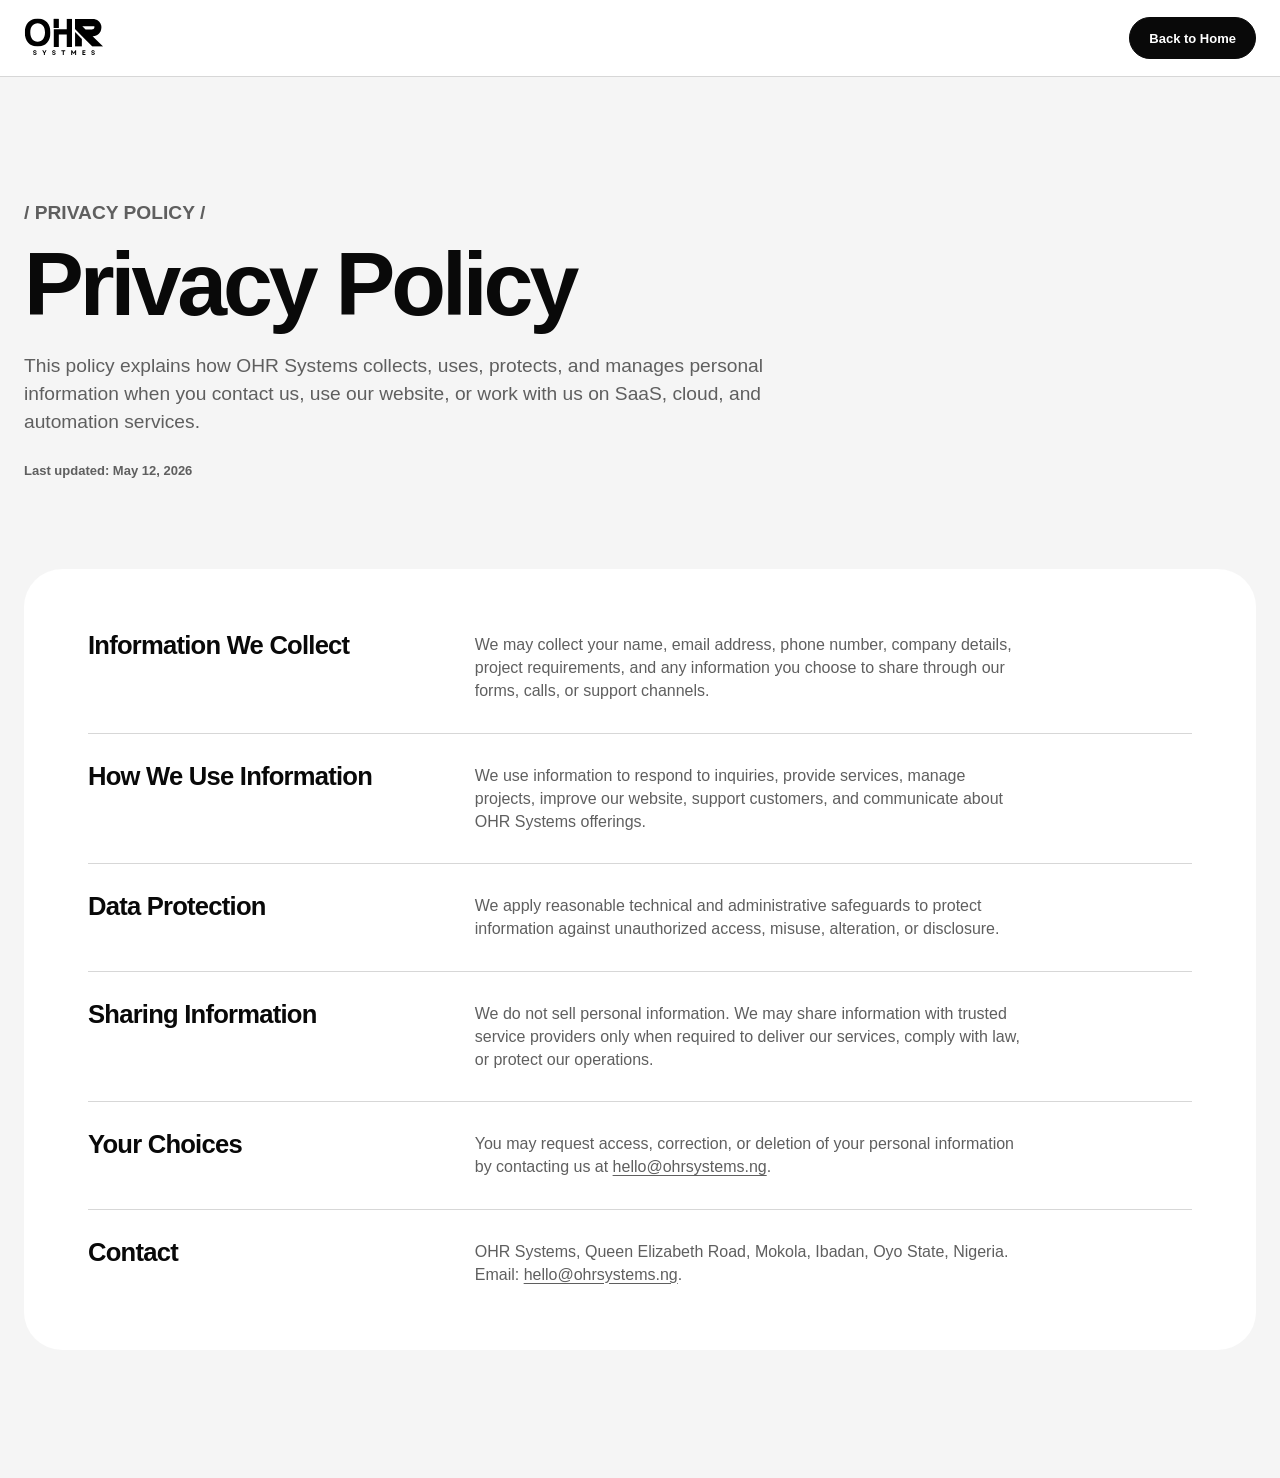
<file: privacy.html>
<!doctype html>
<html lang="en">
<head>
  <meta charset="utf-8" />
  <meta name="viewport" content="width=device-width, initial-scale=1" />
  <title>Privacy Policy - OHR Systems</title>

  <meta name="description" content="How OHR Systems collects, uses, protects, and manages personal information across our website, forms, and services." />
  <meta name="theme-color" content="#090909" />
  <meta name="robots" content="index, follow" />

  <link rel="canonical" href="https://ohrsystems.ng/privacy.html" />
  <link rel="icon" href="assets/logo.png" />
  <link rel="apple-touch-icon" href="assets/logo.png" />

  <meta property="og:type" content="article" />
  <meta property="og:site_name" content="OHR Systems" />
  <meta property="og:title" content="Privacy Policy - OHR Systems" />
  <meta property="og:description" content="How OHR Systems collects, uses, protects, and manages personal information." />
  <meta property="og:url" content="https://ohrsystems.ng/privacy.html" />
  <meta property="og:image" content="https://ohrsystems.ng/assets/share-image.jpg" />

  <link rel="stylesheet" href="styles.css" />
</head>
<body class="privacy-page">
  <a class="skip-link" href="#privacy-content">Skip to content</a>
  <header class="privacy-nav">
    <div class="shell privacy-nav-inner">
      <a href="index.html" class="brand" aria-label="OHR Systems home">
        <img src="assets/logo-dark.svg" alt="OHR Systems" />
      </a>
      <a href="index.html" class="btn btn-dark">Back to Home</a>
    </div>
  </header>

  <main class="privacy-main">
    <section class="shell privacy-hero">
      <p class="section-label">/ Privacy policy /</p>
      <h1>Privacy Policy</h1>
      <p>
        This policy explains how OHR Systems collects, uses, protects, and manages personal
        information when you contact us, use our website, or work with us on SaaS, cloud, and
        automation services.
      </p>
      <span>Last updated: May 12, 2026</span>
    </section>

    <section id="privacy-content" class="shell privacy-content">
      <article>
        <h2>Information We Collect</h2>
        <p>
          We may collect your name, email address, phone number, company details, project
          requirements, and any information you choose to share through our forms, calls, or support
          channels.
        </p>
      </article>
      <article>
        <h2>How We Use Information</h2>
        <p>
          We use information to respond to inquiries, provide services, manage projects, improve
          our website, support customers, and communicate about OHR Systems offerings.
        </p>
      </article>
      <article>
        <h2>Data Protection</h2>
        <p>
          We apply reasonable technical and administrative safeguards to protect information against
          unauthorized access, misuse, alteration, or disclosure.
        </p>
      </article>
      <article>
        <h2>Sharing Information</h2>
        <p>
          We do not sell personal information. We may share information with trusted service
          providers only when required to deliver our services, comply with law, or protect our
          operations.
        </p>
      </article>
      <article>
        <h2>Your Choices</h2>
        <p>
          You may request access, correction, or deletion of your personal information by contacting
          us at <a href="mailto:hello@ohrsystems.ng">hello@ohrsystems.ng</a>.
        </p>
      </article>
      <article>
        <h2>Contact</h2>
        <p>
          OHR Systems, Queen Elizabeth Road, Mokola, Ibadan, Oyo State, Nigeria.
          Email: <a href="mailto:hello@ohrsystems.ng">hello@ohrsystems.ng</a>.
        </p>
      </article>
    </section>
  </main>
</body>
</html>
</file>
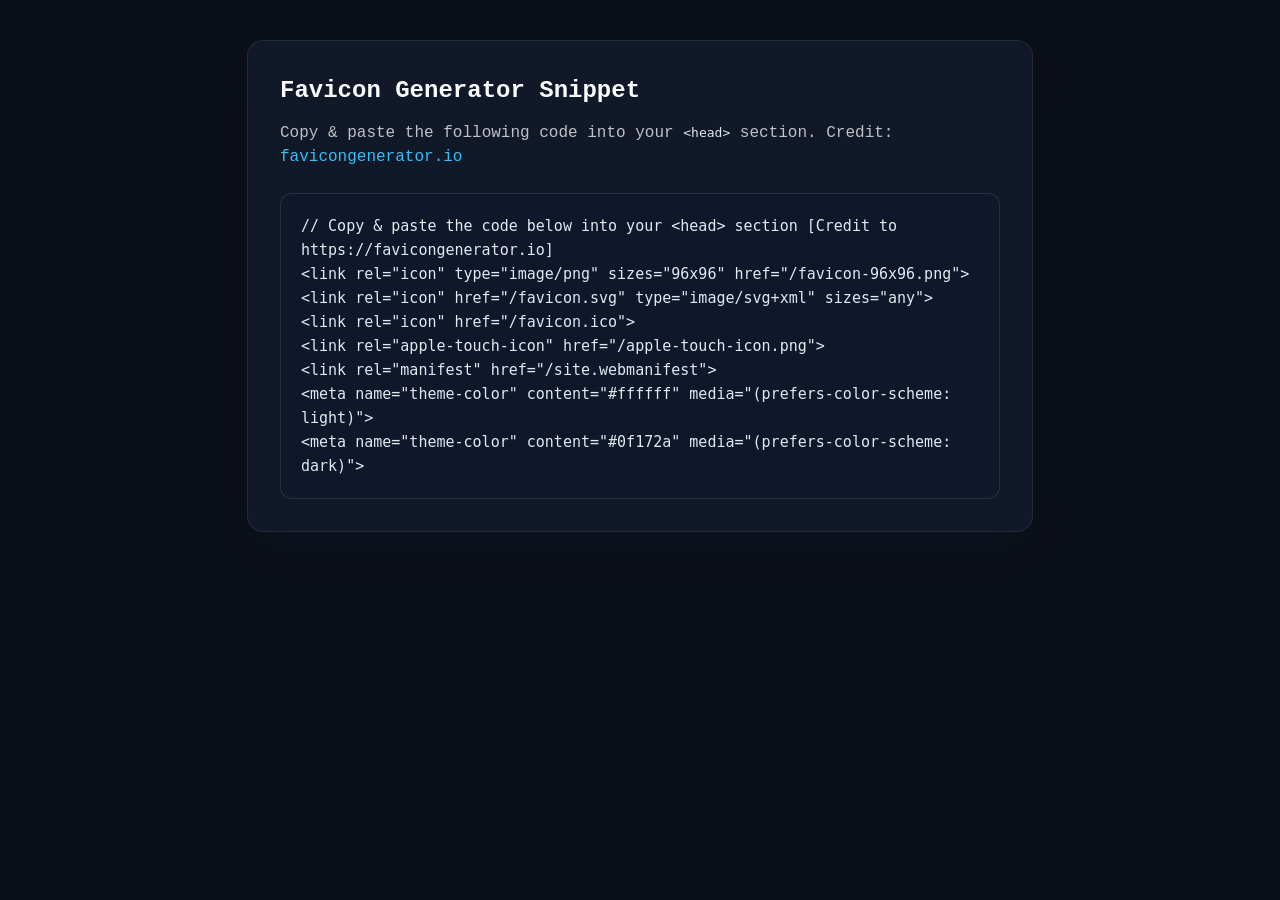
<file: assets/favicon-code.html>
<!doctype html>
<html lang="en">
<head>
  <meta charset="utf-8">
  <title>Favicon Generator Snippet</title>
  <style>
    :root {
      font-family: ui-monospace, SFMono-Regular, Consolas, 'Liberation Mono', Menlo, monospace;
      background: #0b0f17;
      color: #f8fafc;
      line-height: 1.5;
    }
    body {
      margin: 0;
      padding: 2.5rem 1.25rem 3rem;
      display: flex;
      justify-content: center;
    }
    main {
      max-width: 720px;
      width: 100%;
      background: #111827;
      border: 1px solid rgba(248, 250, 252, 0.08);
      border-radius: 16px;
      padding: 2rem;
      box-shadow: 0 20px 40px rgba(15, 23, 42, 0.4);
    }
    h1 {
      margin: 0 0 0.75rem;
      font-size: 1.5rem;
      font-weight: 600;
    }
    p {
      margin: 0 0 1.5rem;
      color: rgba(248, 250, 252, 0.75);
    }
    pre {
      margin: 0;
      background: #0f172a;
      border-radius: 12px;
      padding: 1.25rem;
      border: 1px solid rgba(248, 250, 252, 0.1);
      overflow-x: auto;
      font-size: 0.9375rem;
      line-height: 1.6;
      white-space: pre-wrap;
    }
    code {
      color: #e2e8f0;
    }
    a {
      color: #38bdf8;
      text-decoration: none;
    }
    a:hover {
      text-decoration: underline;
    }
  </style>
</head>
<body>
  <main>
    <h1>Favicon Generator Snippet</h1>
    <p>Copy &amp; paste the following code into your <code>&lt;head&gt;</code> section. Credit: <a href="https://favicongenerator.io" target="_blank" rel="noopener noreferrer">favicongenerator.io</a></p>
    <pre><code>// Copy &amp; paste the code below into your &lt;head&gt; section [Credit to https://favicongenerator.io]
&lt;link rel=&quot;icon&quot; type=&quot;image/png&quot; sizes=&quot;96x96&quot; href=&quot;/favicon-96x96.png&quot;&gt;
&lt;link rel=&quot;icon&quot; href=&quot;/favicon.svg&quot; type=&quot;image/svg+xml&quot; sizes=&quot;any&quot;&gt;
&lt;link rel=&quot;icon&quot; href=&quot;/favicon.ico&quot;&gt;
&lt;link rel=&quot;apple-touch-icon&quot; href=&quot;/apple-touch-icon.png&quot;&gt;
&lt;link rel=&quot;manifest&quot; href=&quot;/site.webmanifest&quot;&gt;
&lt;meta name=&quot;theme-color&quot; content=&quot;#ffffff&quot; media=&quot;(prefers-color-scheme: light)&quot;&gt;
&lt;meta name=&quot;theme-color&quot; content=&quot;#0f172a&quot; media=&quot;(prefers-color-scheme: dark)&quot;&gt;
</code></pre>
  </main>
</body>
</html>
</file>
<file: styles.css>
:root {
  --bg: #ffffff;
  --ink: #090909;
  --muted: #5f5f5f;
  --soft: #f5f5f5;
  --soft-2: #eeeeee;
  --line: rgba(9, 9, 9, 0.16);
  --line-dark: rgba(255, 255, 255, 0.22);
  --accent: #b69a75;
  --radius: 8px;
  --radius-lg: 38px;
  --shell: min(100% - 48px, 1320px);
}

* { box-sizing: border-box; }
html { scroll-behavior: smooth; }
html, body { margin: 0; min-height: 100%; }
body {
  background: var(--bg);
  color: var(--ink);
  font-family: Inter, "Helvetica Neue", Arial, sans-serif;
  font-size: 16px;
  line-height: 1.45;
  letter-spacing: 0;
  -webkit-font-smoothing: antialiased;
  text-rendering: optimizeLegibility;
}

img, video, svg { display: block; max-width: 100%; }
a { color: inherit; text-decoration: none; }
button, input, textarea, select { font: inherit; }
button { cursor: pointer; }
::selection { background: var(--ink); color: var(--bg); }

.shell {
  width: var(--shell);
  margin-inline: auto;
}

.section {
  padding: clamp(82px, 9vw, 148px) 0;
}

.section-label {
  font-size: 12px;
  font-weight: 700;
  line-height: 1;
  text-transform: uppercase;
  margin-bottom: 18px;
}

h1, h2, h3, p { margin: 0; }
h1 {
  font-size: clamp(44px, 7vw, 104px);
  line-height: 0.98;
  letter-spacing: -0.045em;
  font-weight: 650;
}
h2 {
  font-size: clamp(36px, 4.5vw, 72px);
  line-height: 1;
  letter-spacing: -0.04em;
  font-weight: 650;
}
h3 {
  font-size: clamp(25px, 2.2vw, 38px);
  line-height: 1.08;
  letter-spacing: -0.03em;
  font-weight: 650;
}
p {
  color: var(--muted);
  max-width: 62ch;
}

.btn {
  display: inline-flex;
  align-items: center;
  justify-content: center;
  gap: 10px;
  min-height: 42px;
  padding: 12px 19px;
  border: 1px solid currentColor;
  border-radius: 999px;
  background: transparent;
  color: var(--ink);
  font-size: 13px;
  font-weight: 700;
  line-height: 1;
  white-space: nowrap;
  transition: transform .2s ease, background .2s ease, color .2s ease, border-color .2s ease;
}
.btn:hover { transform: translateY(-1px); }
.btn .arrow { transition: transform .22s ease; }
.btn:hover .arrow { transform: translate(2px, -2px); }
.btn-dark { background: var(--ink); border-color: var(--ink); color: var(--bg); }
.btn-light { background: var(--bg); border-color: var(--bg); color: var(--ink); }
.btn-outline { border-color: var(--line); }
.btn-outline-light { color: var(--bg); border-color: var(--line-dark); }
.btn-glass {
  color: var(--bg);
  border-color: rgba(255,255,255,.34);
  background: rgba(255,255,255,.12);
  box-shadow: inset 0 1px 0 rgba(255,255,255,.18), 0 12px 34px rgba(0,0,0,.18);
  backdrop-filter: blur(14px) saturate(130%);
  -webkit-backdrop-filter: blur(14px) saturate(130%);
}
.btn-glass:hover {
  background: rgba(255,255,255,.22);
  border-color: rgba(255,255,255,.58);
}

.nav {
  position: fixed;
  top: 0;
  left: 0;
  right: 0;
  z-index: 40;
  background: transparent;
  backdrop-filter: blur(16px) saturate(130%);
  -webkit-backdrop-filter: blur(16px) saturate(130%);
  border-bottom: 1px solid transparent;
  color: var(--bg);
  transition: background .22s ease, border-color .22s ease, color .22s ease;
}
.nav.scrolled {
  background: rgba(255, 255, 255, 0.84);
  border-bottom-color: var(--line);
  color: var(--ink);
}
.nav-inner {
  height: 72px;
  display: flex;
  align-items: center;
  justify-content: space-between;
  gap: 24px;
}
.brand {
  display: inline-flex;
  align-items: center;
  gap: 10px;
  font-size: 15px;
  font-weight: 800;
  letter-spacing: -0.02em;
}
.brand img { width: 80px; height: auto; object-fit: contain; }
.nav .brand .logo-light { display: block; }
.nav .brand .logo-dark { display: none; }
.nav.scrolled .brand .logo-light { display: none; }
.nav.scrolled .brand .logo-dark { display: block; }
.nav-links {
  display: flex;
  align-items: center;
  gap: 12px;
  font-size: 13px;
  font-weight: 700;
}
.nav-links a { opacity: .68; transition: opacity .16s ease; }
.nav-links a:hover, .nav-links a.active { opacity: 1; }
.slash { opacity: .6; }
.hide-slash { display: none; }
.nav:not(.scrolled) .btn-dark {
  background: var(--bg);
  border-color: var(--bg);
  color: var(--ink);
}
.nav-actions { display: flex; align-items: center; gap: 10px; }
.nav-toggle {
  display: none;
  position: relative;
  width: 42px;
  height: 42px;
  border: 1px solid var(--line);
  border-radius: 999px;
  background: transparent;
  color: inherit;
}
.nav:not(.scrolled):not(.menu-open) .nav-toggle { border-color: rgba(255,255,255,.34); }
.nav-toggle span {
  position: absolute;
  left: 12px;
  right: 12px;
  height: 1.5px;
  background: currentColor;
  transition: transform .2s ease, top .2s ease;
}
.nav-toggle span:first-child { top: 16px; }
.nav-toggle span:last-child { top: 24px; }
.nav-toggle[aria-expanded="true"] span:first-child { top: 20px; transform: rotate(45deg); }
.nav-toggle[aria-expanded="true"] span:last-child { top: 20px; transform: rotate(-45deg); }
.mobile-menu {
  border-top: 1px solid var(--line);
  max-height: calc(100vh - 72px);
  overflow-y: auto;
}
.mobile-menu .shell { display: grid; padding: 6px 0 18px; }
.mobile-menu a {
  padding: 16px 0;
  border-bottom: 1px solid var(--line);
  font-size: 22px;
  font-weight: 650;
  letter-spacing: -0.02em;
  opacity: .68;
}
.mobile-menu a:last-child { border-bottom: 0; }
.mobile-menu a.active, .mobile-menu a:hover { opacity: 1; }
.nav.menu-open {
  background: var(--bg);
  border-bottom-color: var(--line);
  color: var(--ink);
}
.nav.menu-open .brand .logo-light { display: none; }
.nav.menu-open .brand .logo-dark { display: block; }
.nav.menu-open .btn-dark {
  background: var(--ink);
  border-color: var(--ink);
  color: var(--bg);
}

.hero { padding: 0 0 70px; }
.hero-shell {
  position: relative;
  width: 100%;
  min-height: clamp(760px, 92vh, 980px);
  overflow: hidden;
  border-radius: 0 0 var(--radius-lg) var(--radius-lg);
  background: #111;
  color: var(--bg);
  padding: 0;
  isolation: isolate;
}
.hero-inner {
  position: relative;
  z-index: 1;
  width: var(--shell);
  min-height: inherit;
  margin-inline: auto;
  padding: clamp(112px, 10vw, 150px) 0 clamp(42px, 7vw, 88px);
  display: grid;
  grid-template-rows: auto 1fr auto;
  row-gap: clamp(56px, 9vh, 128px);
}
.hero-media {
  position: absolute;
  inset: 0;
  z-index: -2;
  background: #111 url('assets/hero-fallback.jpg') center / cover no-repeat;
}
.hero-media video {
  width: 100%;
  height: 100%;
  object-fit: cover;
  filter: saturate(.9) contrast(1.05);
}
.hero-media video.video-failed { display: none; }
.hero-shell::after {
  content: "";
  position: absolute;
  inset: 0;
  z-index: -1;
  background:
    linear-gradient(90deg, rgba(0,0,0,.72), rgba(0,0,0,.32) 48%, rgba(0,0,0,.58)),
    linear-gradient(0deg, rgba(0,0,0,.55), transparent 38%);
}
.hero-copy {
  max-width: clamp(560px, 54vw, 820px);
  padding-top: clamp(12px, 3vw, 34px);
}
.hero-copy h1 {
  font-size: clamp(44px, 6.4vw, 96px);
}
.hero-copy p {
  color: rgba(255,255,255,.78);
  max-width: min(100%, 620px);
  margin-top: 18px;
  font-size: clamp(16px, 1.4vw, 19px);
}
.hero-actions {
  display: flex;
  flex-wrap: wrap;
  gap: 12px;
  margin-top: 28px;
}
.hero-stats {
  display: grid;
  grid-template-columns: repeat(4, minmax(0, 1fr));
  gap: 18px;
  align-items: end;
  align-self: end;
}
.hero-stats div {
  border-top: 1px solid var(--line-dark);
  padding-top: 14px;
}
.hero-stats span {
  display: block;
  color: rgba(255,255,255,.68);
  font-size: 13px;
  font-weight: 650;
  margin-bottom: 4px;
}
.hero-stats strong {
  display: block;
  color: var(--bg);
  font-size: clamp(34px, 4.2vw, 62px);
  line-height: .96;
  letter-spacing: -0.05em;
}

.split-grid {
  display: grid;
  grid-template-columns: 1.1fr .95fr;
  gap: clamp(42px, 6vw, 92px);
  align-items: center;
}
.section-split { padding-top: 46px; }
.coordination-panel {
  min-height: 420px;
  border-radius: var(--radius);
  background:
    radial-gradient(circle at 50% 44%, rgba(9,9,9,.08), transparent 24%),
    linear-gradient(#f7f7f7, #f3f3f3);
  position: relative;
  display: grid;
  place-items: center;
  overflow: hidden;
}
.coordination-panel::before {
  content: "";
  position: absolute;
  inset: 80px 70px;
  background-image: linear-gradient(rgba(9,9,9,.07) 1px, transparent 1px), linear-gradient(90deg, rgba(9,9,9,.07) 1px, transparent 1px);
  background-size: 22px 22px;
  mask-image: radial-gradient(circle, #000, transparent 72%);
}
.chip, .coordination-nodes span {
  position: absolute;
  z-index: 2;
  padding: 14px 24px;
  border-radius: 999px;
  background: var(--bg);
  box-shadow: 0 12px 30px rgba(0,0,0,.08);
  font-size: 14px;
  font-weight: 700;
}
.chip { top: 38px; }
.coordination-mark {
  position: relative;
  z-index: 2;
  width: 132px;
  height: 132px;
  border-radius: 50%;
  background: var(--ink);
  display: grid;
  place-items: center;
  box-shadow: 0 0 0 14px rgba(255,255,255,.8), 0 0 0 28px rgba(255,255,255,.42);
}
.coordination-mark img { width: 62px; filter: brightness(0) invert(1); }
.coordination-nodes span:nth-child(1) { left: 38px; bottom: 48px; }
.coordination-nodes span:nth-child(2) { left: 50%; transform: translateX(-50%); bottom: 32px; }
.coordination-nodes span:nth-child(3) { right: 38px; bottom: 48px; }
.split-copy p {
  margin: 24px 0 28px;
  font-size: 17px;
}

.image-placeholder {
  position: relative;
  overflow: hidden;
  border-radius: var(--radius);
  background: var(--soft);
}
.image-placeholder img {
  width: 100%;
  height: 100%;
  object-fit: cover;
}
.about-image {
  aspect-ratio: 960 / 600;
  min-height: auto;
}

.soft-section {
  background: var(--soft);
  border-radius: var(--radius-lg);
  margin: 32px 0;
}
.center-head {
  text-align: center;
  margin-bottom: clamp(44px, 6vw, 80px);
}
.service-stage {
  position: relative;
  display: grid;
  grid-template-columns: .82fr 1.34fr .34fr;
  gap: clamp(24px, 4vw, 60px);
  align-items: center;
}
.service-copy p { margin: 14px 0 44px; }
.service-lines {
  display: grid;
  border-top: 1px solid var(--line);
  list-style: none;
  margin: 0;
  padding: 0;
}
.service-lines li {
  border-bottom: 1px solid var(--line);
  padding: 15px 0;
  color: var(--ink);
  font-size: 14px;
  font-weight: 650;
}
.service-visual {
  min-height: 540px;
  border-radius: var(--radius);
  background: var(--soft);
  overflow: hidden;
  position: relative;
}
.service-visual img { aspect-ratio: 1200 / 900; }
.service-index {
  display: grid;
  gap: 18px;
}
.service-index button {
  border: 1px solid transparent;
  background: transparent;
  border-radius: 999px;
  width: 76px;
  height: 76px;
  color: var(--muted);
  font-size: clamp(28px, 3vw, 44px);
  font-weight: 750;
  letter-spacing: -0.06em;
}
.service-index button.active {
  color: var(--ink);
  border-color: var(--line);
  background: var(--bg);
}

.section-topline {
  display: flex;
  justify-content: space-between;
  align-items: end;
  gap: 24px;
  margin-bottom: 44px;
}
.benefit-grid {
  display: grid;
  grid-template-columns: repeat(3, 1fr);
  gap: 24px;
}
.benefit-card {
  min-height: 430px;
  display: flex;
  flex-direction: column;
  gap: 14px;
}
.benefit-card > span {
  font-size: 22px;
  font-weight: 750;
  margin-top: 8px;
}
.benefit-card h3 { font-size: 26px; }
.benefit-art {
  flex: 1;
  min-height: 230px;
  border-radius: var(--radius);
  background: var(--soft);
  padding: 34px;
  display: flex;
  align-items: center;
  justify-content: center;
  gap: 18px;
  overflow: hidden;
}
.benefit-art.image-placeholder {
  display: block;
  padding: 0;
}
.benefit-art.image-placeholder img {
  aspect-ratio: 900 / 560;
}

/* Animated benefit graphics (inline SVG). Each one waits until it scrolls
   into view (site.js adds .playing), plays an intro, then keeps a few gentle
   loops going. Loops pause again while the graphic is off screen.
   --d sets when each piece starts. */
.benefit-art.benefit-motion {
  position: relative;
  display: block;
  padding: 0;
  background: linear-gradient(140deg, #f7f4ef 0%, #ece6dc 100%);
}
.benefit-motion svg {
  position: absolute;
  inset: 0;
  width: 100%;
  height: 100%;
  font-family: Inter, "Helvetica Neue", Arial, sans-serif;
}
.js .benefit-grid .benefit-motion * { animation-play-state: paused; }
.js .benefit-grid .benefit-motion.playing * { animation-play-state: running; }

/* Intro pieces */
.bm-fade { animation: bm-fade .6s ease var(--d, 0s) both; }
.bm-fade.bm-flow { animation: bm-fade .6s ease var(--d, 0s) both, bm-flow 1.6s linear infinite; }
.bm-pop {
  transform-box: fill-box;
  transform-origin: center;
  animation: bm-pop .55s cubic-bezier(.2,.8,.2,1) var(--d, 0s) both;
}
.bm-grow {
  transform-box: fill-box;
  transform-origin: 50% 100%;
  animation: bm-grow .7s cubic-bezier(.2,.8,.2,1) var(--d, 0s) both;
}
.bm-draw {
  stroke-dasharray: 1;
  animation: bm-draw 1.1s cubic-bezier(.4,0,.2,1) var(--d, 0s) both;
}
.bm-drop { animation: bm-drop .8s cubic-bezier(.2,.9,.25,1.1) var(--d, 0s) both; }
.bm-rise-in { animation: bm-rise-in .7s cubic-bezier(.2,.8,.2,1) var(--d, 0s) both; }
.bm-slide-r { animation: bm-slide-r .55s cubic-bezier(.2,.8,.2,1) var(--d, 0s) both; }
.bm-ring {
  transform-box: fill-box;
  transform-origin: center;
  transform: rotate(-90deg);
  animation: bm-ring 1.2s cubic-bezier(.4,0,.2,1) var(--d, 0s) both;
}

/* Loops */
.bm-float { animation: bm-float 5s ease-in-out 1.6s infinite; }
.bm-breathe {
  transform-box: fill-box;
  transform-origin: center;
  animation: bm-breathe 5s ease-in-out 1.6s infinite;
}
.bm-land { animation: bm-land 4.2s cubic-bezier(.3,.7,.3,1) 2s infinite; opacity: 0; }
.bm-blink { animation: bm-blink 1.6s ease-in-out var(--bd, 0s) infinite; }
.bm-scroll { animation: bm-scroll 7s linear infinite; }
.bm-eq {
  transform-box: fill-box;
  transform-origin: 50% 100%;
  animation: bm-eq var(--eq, 1.2s) ease-in-out var(--eqd, 0s) infinite alternate;
}
.bm-sonar {
  transform-box: fill-box;
  transform-origin: center;
  opacity: 0;
  animation: bm-sonar 3.6s ease-out var(--d, 0s) infinite;
}
.bm-orbit {
  transform-box: view-box;
  transform-origin: 360px 278px;
  animation: bm-spin 60s linear infinite;
}
.bm-counter {
  transform-box: fill-box;
  transform-origin: center;
  animation: bm-spin 60s linear infinite reverse;
}
.bm-type { animation: bm-type 1.2s ease-in-out var(--d, 0s) infinite; }

@keyframes bm-fade { from { opacity: 0; transform: translateY(8px); } to { opacity: 1; transform: none; } }
@keyframes bm-pop {
  0% { transform: scale(0); opacity: 0; }
  70% { transform: scale(1.1); opacity: 1; }
  100% { transform: scale(1); opacity: 1; }
}
@keyframes bm-grow { from { transform: scaleY(0); } to { transform: scaleY(1); } }
@keyframes bm-draw { from { stroke-dashoffset: 1; } to { stroke-dashoffset: 0; } }
@keyframes bm-drop { from { opacity: 0; transform: translateY(-46px); } to { opacity: 1; transform: none; } }
@keyframes bm-rise-in { from { opacity: 0; transform: translateY(22px); } to { opacity: 1; transform: none; } }
@keyframes bm-slide-r { from { opacity: 0; transform: translateX(18px); } to { opacity: 1; transform: none; } }
@keyframes bm-ring { from { stroke-dasharray: 0 100; } to { stroke-dasharray: var(--v) 100; } }
@keyframes bm-flow { to { stroke-dashoffset: -28; } }
@keyframes bm-float { 0%, 100% { transform: none; } 50% { transform: translateY(-9px); } }
@keyframes bm-breathe { 0%, 100% { transform: none; opacity: 1; } 50% { transform: scale(.9); opacity: .75; } }
@keyframes bm-land {
  0% { opacity: 0; transform: translateY(-70px); }
  22% { opacity: 1; transform: none; }
  70% { opacity: 1; transform: none; }
  85%, 100% { opacity: 0; transform: none; }
}
@keyframes bm-blink { 0%, 100% { opacity: 1; } 50% { opacity: .25; } }
@keyframes bm-scroll { to { transform: translateX(-190px); } }
@keyframes bm-eq { from { transform: scaleY(1); } to { transform: scaleY(.45); } }
@keyframes bm-sonar {
  0% { transform: scale(1); opacity: .55; }
  100% { transform: scale(2.3); opacity: 0; }
}
@keyframes bm-spin { to { transform: rotate(360deg); } }
@keyframes bm-type { 0%, 60%, 100% { transform: none; opacity: .45; } 30% { transform: translateY(-6px); opacity: 1; } }

@media (prefers-reduced-motion: reduce) {
  .benefit-motion * { animation: none !important; }
  .benefit-motion .bm-land { opacity: 1; }
}
.metric-tile {
  padding: 22px;
  border-radius: var(--radius);
  background: var(--bg);
  box-shadow: 0 12px 36px rgba(0,0,0,.08);
}
.metric-tile span { display: block; font-size: 12px; font-weight: 700; color: var(--muted); }
.metric-tile strong { display: block; font-size: 40px; letter-spacing: -0.05em; }
.metric-tile.small { align-self: flex-start; }
.metric-tile.small strong { font-size: 34px; }
.donut {
  width: 142px;
  aspect-ratio: 1;
  border-radius: 50%;
  background: conic-gradient(var(--accent) 0 52%, #c7c0b6 52% 80%, #ebe7e0 80% 100%);
  box-shadow: inset 0 0 0 27px var(--bg);
}
.legend {
  color: var(--muted);
  font-size: 14px;
  line-height: 1.8;
}
.legend b { color: var(--ink); font-size: 20px; }
.chat-art {
  flex-direction: column;
  align-items: stretch;
}
.chat-art p {
  max-width: 280px;
  padding: 18px 20px;
  border-radius: var(--radius);
  background: var(--bg);
  color: var(--muted);
  box-shadow: 0 12px 34px rgba(0,0,0,.06);
  font-size: 14px;
}
.chat-art p:nth-child(2) {
  align-self: flex-end;
  background: var(--accent);
  color: var(--bg);
}

.feature-grid {
  display: grid;
  grid-template-columns: 1.12fr .88fr;
  gap: clamp(36px, 7vw, 100px);
  align-items: center;
}
.feature-media {
  position: relative;
  min-height: 560px;
  border-radius: var(--radius);
  overflow: hidden;
  background: var(--soft);
}
.feature-media video,
.feature-media img {
  width: 100%;
  height: 100%;
  min-height: inherit;
  object-fit: cover;
}
.feature-media button {
  position: absolute;
  left: 34px;
  bottom: 34px;
  width: 66px;
  height: 66px;
  border-radius: 50%;
  border: 1px solid rgba(255,255,255,.8);
  background: rgba(255,255,255,.08);
  color: var(--bg);
  display: grid;
  place-items: center;
}
.feature-media svg { width: 32px; height: 32px; }
.feature-copy p { margin: 28px 0; }

.cta-band { padding: 0; }
.cta-panel {
  position: relative;
  min-height: clamp(430px, 52vw, 720px);
  border-radius: 0;
  overflow: hidden;
  display: grid;
  place-items: center;
  text-align: center;
  color: var(--bg);
  isolation: isolate;
  padding: clamp(72px, 10vw, 150px) clamp(24px, 7vw, 112px);
  background-image: url("assets/cta-parallax-background-1920x720.jpg");
  background-size: cover;
  background-position: center;
  background-attachment: fixed;
  width: 100%;
}
.cta-panel::after {
  content: "";
  position: absolute;
  inset: 0;
  z-index: -1;
  background: rgba(0,0,0,.55);
}
.cta-panel p {
  color: rgba(255,255,255,.78);
  margin: 14px auto 22px;
}
.social-pills {
  display: flex;
  flex-wrap: wrap;
  justify-content: center;
  gap: 12px;
}
.social-pills a {
  min-width: 126px;
  border: 1px solid var(--line-dark);
  border-radius: 999px;
  padding: 11px 18px;
  font-size: 13px;
  font-weight: 750;
}

.quote-section { padding: 90px 0; text-align: center; }
.quote-section blockquote {
  max-width: 980px;
  margin: 0 auto;
  font-size: clamp(30px, 4vw, 58px);
  line-height: 1.08;
  letter-spacing: -0.045em;
  font-weight: 700;
}
.quote-section p {
  margin: 22px auto 0;
  color: var(--muted);
  font-size: 14px;
  font-weight: 700;
}

.faq-section {
  background: var(--soft);
  border-radius: var(--radius-lg);
}
.faq-list {
  max-width: 1040px;
  margin: 0 auto;
}
.faq-list article {
  border-bottom: 1px solid var(--line);
}
.faq-list article:first-child { border-top: 1px solid var(--line); }
.faq-list button {
  width: 100%;
  border: 0;
  background: transparent;
  display: grid;
  grid-template-columns: 60px 1fr 42px;
  gap: 18px;
  align-items: center;
  text-align: left;
  padding: 28px 0;
}
.faq-list span {
  color: var(--muted);
  font-weight: 750;
}
.faq-list strong {
  font-size: clamp(18px, 2vw, 27px);
  letter-spacing: -0.03em;
}
.faq-list i {
  width: 38px;
  height: 38px;
  border: 1px solid var(--line);
  border-radius: 50%;
  display: grid;
  place-items: center;
  transition: transform .2s ease;
}
.faq-list article.open i { transform: rotate(90deg); }
.faq-list article p {
  display: none;
  padding: 0 60px 28px 78px;
}
.faq-list article.open p { display: block; }

.contact-grid {
  display: grid;
  grid-template-columns: .9fr 1.1fr;
  gap: clamp(42px, 8vw, 130px);
  align-items: start;
}
.contact-copy p { margin: 18px 0 58px; }
.contact-person {
  display: flex;
  align-items: center;
  gap: 18px;
  margin-bottom: 28px;
}
.avatar {
  width: 84px;
  height: 84px;
  border-radius: 50%;
  background: var(--soft);
  display: grid;
  place-items: center;
  font-size: 24px;
  font-weight: 800;
}
.contact-person strong, .contact-person a {
  display: block;
}
.contact-person a, address a { color: var(--muted); }
address {
  color: var(--muted);
  font-style: normal;
}
.contact-form {
  display: grid;
  gap: 22px;
}
.contact-form input,
.contact-form textarea,
.contact-form select {
  width: 100%;
  border: 0;
  border-bottom: 1px solid var(--line);
  background: transparent;
  border-radius: 0;
  padding: 12px 0 16px;
  outline: none;
  color: var(--ink);
  font-size: 15px;
}
.contact-form textarea { resize: vertical; }
.contact-form button { justify-self: start; margin-top: 8px; }
.form-success {
  display: grid;
  gap: 10px;
  border: 1px solid var(--line);
  border-radius: var(--radius);
  padding: 36px;
  background: var(--soft);
}
.form-success strong { font-size: 28px; letter-spacing: -0.03em; }
.form-success span { color: var(--muted); }

.news-section { padding-top: 70px; }
.news-grid {
  display: grid;
  grid-template-columns: 1.15fr .85fr .85fr;
  gap: 26px;
  align-items: start;
}
.news-lead { grid-row: span 2; }
.news-image,
.news-thumb {
  min-height: 300px;
  border-radius: var(--radius);
  background:
    linear-gradient(rgba(0,0,0,.34), rgba(0,0,0,.12)),
    radial-gradient(circle at 35% 35%, #d7d2c9, #80796e 45%, #252525);
  margin-bottom: 18px;
}
.news-thumb {
  min-height: 210px;
  background:
    radial-gradient(circle at 34% 28%, #ffffff, #d8d2c8 38%, #9b9183 72%);
}
.thumb-2 {
  background:
    linear-gradient(135deg, #dcd7cf, #f6f3ef 40%, #746e65);
}
.news-grid h3 {
  font-size: clamp(22px, 2vw, 30px);
  max-width: 20ch;
}
.news-grid article > div:last-child {
  display: flex;
  gap: 14px;
  align-items: center;
  margin-top: 14px;
  color: var(--muted);
  font-size: 13px;
  font-weight: 700;
  text-transform: uppercase;
}
.news-grid span {
  border: 1px solid var(--line);
  border-radius: 999px;
  padding: 8px 12px;
  color: var(--ink);
}

.footer {
  background: var(--soft);
  border-radius: var(--radius-lg) var(--radius-lg) 0 0;
  padding: 78px 0 30px;
}
.footer-grid {
  display: grid;
  grid-template-columns: .8fr 1.35fr;
  gap: clamp(42px, 7vw, 120px);
}
.footer-brand {
  display: inline-flex;
  align-items: center;
  gap: 10px;
  font-size: 25px;
  letter-spacing: -0.04em;
}
.footer-brand { display: inline-block; }
.footer-brand img { width: 80px; height: auto; display: block; }
.footer p { margin: 14px 0 34px; max-width: 300px; }
.footer-social {
  display: grid;
  gap: 12px;
  max-width: 210px;
}
.footer-social a {
  border: 1px solid var(--line);
  border-radius: 999px;
  padding: 11px 20px;
  text-align: center;
  font-size: 13px;
  font-weight: 750;
}
.footer-contact > a {
  display: block;
  font-size: clamp(36px, 5vw, 72px);
  line-height: 1;
  letter-spacing: -0.055em;
  font-weight: 700;
  border-bottom: 1px solid var(--line);
  padding-bottom: 22px;
  overflow-wrap: anywhere;
}
.footer-links {
  display: grid;
  grid-template-columns: repeat(3, 1fr);
  gap: 32px;
  margin-top: 34px;
}
.footer-links nav {
  display: grid;
  gap: 10px;
  align-content: start;
}
.footer-links h4 {
  margin: 0 0 4px;
  font-size: 12px;
  text-transform: uppercase;
}
.footer-links a { color: var(--muted); font-size: 14px; }
.footer-bottom {
  display: flex;
  justify-content: space-between;
  gap: 24px;
  margin-top: 76px;
  padding-top: 24px;
  border-top: 1px solid var(--line);
  color: var(--muted);
  font-size: 12px;
  font-weight: 700;
}

.privacy-page {
  background: var(--soft);
}
.privacy-nav {
  background: var(--bg);
  border-bottom: 1px solid var(--line);
}
.privacy-nav-inner {
  min-height: 76px;
  display: flex;
  align-items: center;
  justify-content: space-between;
  gap: 24px;
}
.privacy-main {
  padding: clamp(54px, 8vw, 104px) 0 clamp(72px, 10vw, 132px);
}
.privacy-hero {
  padding-bottom: clamp(42px, 7vw, 88px);
}
.privacy-hero h1 {
  max-width: 900px;
}
.privacy-hero p {
  margin-top: 24px;
  font-size: clamp(18px, 1.5vw, 22px);
  max-width: 780px;
}
.privacy-hero span {
  display: inline-block;
  margin-top: 26px;
  color: var(--muted);
  font-size: 13px;
  font-weight: 700;
}
.privacy-content {
  display: grid;
  gap: 0;
  background: var(--bg);
  border-radius: var(--radius-lg);
  padding: clamp(28px, 5vw, 70px);
}
.privacy-content article {
  display: grid;
  grid-template-columns: minmax(180px, .45fr) 1fr;
  gap: clamp(20px, 5vw, 78px);
  padding: 30px 0;
  border-top: 1px solid var(--line);
}
.privacy-content article:first-child {
  border-top: 0;
  padding-top: 0;
}
.privacy-content article:last-child {
  padding-bottom: 0;
}
.privacy-content h2 {
  font-size: clamp(22px, 2vw, 32px);
  letter-spacing: -0.03em;
}
.privacy-content a {
  text-decoration: underline;
  text-underline-offset: 3px;
}

.js .reveal {
  opacity: 0;
  transform: translateY(32px);
  transition: opacity .8s cubic-bezier(.2,.8,.2,1), transform .8s cubic-bezier(.2,.8,.2,1);
  will-change: opacity, transform;
}
.js .reveal.in {
  opacity: 1;
  transform: none;
}
.image-placeholder img {
  transition: transform 1.4s cubic-bezier(.2,.8,.2,1);
  transform: scale(1.08);
}
.reveal.in .image-placeholder img,
.reveal.image-placeholder.in img {
  transform: scale(1);
}

.scroll-progress {
  position: fixed;
  top: 0;
  left: 0;
  right: 0;
  height: 3px;
  z-index: 80;
  pointer-events: none;
  background: transparent;
}
.scroll-progress > span {
  display: block;
  height: 100%;
  width: 0;
  background: linear-gradient(90deg, var(--accent), #d4c19a);
  transform-origin: left center;
  transition: width .12s linear;
}

.hero-copy,
.hero-stats {
  will-change: transform;
}

@media (prefers-reduced-motion: reduce) {
  .js .reveal { opacity: 1; transform: none; transition: none; }
  .image-placeholder img { transform: none; transition: none; }
  .scroll-progress { display: none; }
}

@media (prefers-reduced-motion: reduce) {
  html { scroll-behavior: auto; }
  *, *::before, *::after {
    animation-duration: .01ms !important;
    animation-iteration-count: 1 !important;
    scroll-behavior: auto !important;
    transition-duration: .01ms !important;
  }
}

@media (min-width: 981px) {
  .mobile-menu { display: none; }
}

.spam-trap {
  position: absolute;
  left: -9999px;
  width: 1px;
  height: 1px;
  overflow: hidden;
}

.visually-hidden {
  position: absolute;
  width: 1px;
  height: 1px;
  padding: 0;
  margin: -1px;
  overflow: hidden;
  clip: rect(0, 0, 0, 0);
  white-space: nowrap;
  border: 0;
}

.skip-link {
  position: fixed;
  top: 8px;
  left: 8px;
  z-index: 100;
  padding: 10px 16px;
  background: var(--ink);
  color: var(--bg);
  border-radius: 999px;
  font-size: 13px;
  font-weight: 700;
  transform: translateY(-200%);
  transition: transform .2s ease;
}
.skip-link:focus,
.skip-link:focus-visible { transform: translateY(0); }

a:focus-visible,
button:focus-visible,
input:focus-visible,
select:focus-visible,
textarea:focus-visible {
  outline: 2px solid var(--accent);
  outline-offset: 3px;
  border-radius: 4px;
}

.field { display: grid; gap: 6px; }
.field-error {
  color: #b00020;
  font-size: 12px;
  font-weight: 600;
  min-height: 1em;
  letter-spacing: 0;
}
.contact-form [aria-invalid="true"] { border-bottom-color: #b00020; }
.contact-form button.form-loading {
  opacity: .7;
  cursor: progress;
}
.form-status {
  font-size: 13px;
  color: var(--muted);
  min-height: 1em;
}
.form-status.error {
  color: #b00020;
  font-weight: 600;
}

.wa-float {
  position: fixed;
  right: 22px;
  bottom: 22px;
  width: 56px;
  height: 56px;
  border-radius: 50%;
  background: #25d366;
  color: #fff;
  display: grid;
  place-items: center;
  box-shadow: 0 12px 30px rgba(37, 211, 102, .35), 0 4px 10px rgba(0,0,0,.18);
  z-index: 60;
  transition: transform .2s ease, box-shadow .2s ease;
}
.wa-float:hover { transform: translateY(-2px); box-shadow: 0 16px 36px rgba(37, 211, 102, .45), 0 6px 14px rgba(0,0,0,.22); }
.wa-float svg { width: 28px; height: 28px; }
@media print { .wa-float { display: none; } }

.consent-bar {
  position: fixed;
  left: 16px;
  right: 16px;
  bottom: 16px;
  z-index: 70;
  background: var(--ink);
  color: var(--bg);
  border-radius: var(--radius);
  padding: 18px 22px;
  display: flex;
  align-items: center;
  justify-content: space-between;
  gap: 18px;
  box-shadow: 0 18px 40px rgba(0,0,0,.28);
}
.consent-bar p { color: rgba(255,255,255,.82); margin: 0; font-size: 14px; max-width: 70ch; }
.consent-bar a { color: var(--bg); text-decoration: underline; text-underline-offset: 3px; }
.consent-actions { display: flex; gap: 10px; flex-shrink: 0; }
.consent-bar .btn-outline { color: var(--bg); border-color: rgba(255,255,255,.4); }
.consent-bar .btn-dark { background: var(--bg); border-color: var(--bg); color: var(--ink); }

@media (max-width: 620px) {
  .consent-bar {
    flex-direction: column;
    align-items: stretch;
    text-align: left;
  }
  .consent-actions { justify-content: flex-end; }
  .wa-float { right: 14px; bottom: 14px; }
}

@media (max-width: 980px) {
  :root { --shell: min(100% - 34px, 1320px); }
  .nav-links { display: none; }
  .nav-cta { padding-inline: 14px; }
  .nav-toggle { display: inline-block; }
  .hero { padding-top: 0; }
  .hero-shell { min-height: 820px; }
  .hero-inner { padding-top: 108px; padding-bottom: 44px; }
  .hero-copy { max-width: 680px; }
  .hero-copy h1 { font-size: clamp(42px, 9vw, 76px); }
  .hero-stats { grid-template-columns: repeat(2, 1fr); }
  .split-grid,
  .service-stage,
  .feature-grid,
  .contact-grid,
  .footer-grid,
  .news-grid {
    grid-template-columns: 1fr;
  }
  .service-stage { gap: 28px; }
  .service-index {
    display: flex;
    justify-content: center;
    order: -1;
  }
  .service-index button {
    width: 58px;
    height: 58px;
    font-size: 28px;
  }
  .benefit-grid { grid-template-columns: 1fr; }
  .feature-media { min-height: 420px; }
  .footer-links { grid-template-columns: 1fr 1fr; }
  .privacy-content article { grid-template-columns: 1fr; gap: 12px; }
}

@media (max-width: 620px) {
  body { font-size: 15px; }
  .section { padding: 72px 0; }
  .brand span { display: none; }
  .hero-shell { min-height: 820px; border-radius: 0 0 28px 28px; }
  .hero-inner {
    padding-top: 96px;
    padding-bottom: 34px;
    row-gap: 42px;
  }
  .hero-copy h1 {
    font-size: clamp(38px, 13vw, 56px);
    line-height: 1;
  }
  .hero-copy p { font-size: 15px; max-width: 36ch; }
  .hero-stats { gap: 12px; }
  .hero-stats strong { font-size: 36px; }
  .hero-stats span { font-size: 12px; }
  .coordination-panel { min-height: 360px; }
  .coordination-nodes span {
    position: static;
    transform: none !important;
    display: block;
    padding: 10px 12px;
    font-size: 12px;
  }
  .coordination-nodes {
    position: absolute;
    inset-inline: 16px;
    bottom: 18px;
    display: grid;
    grid-template-columns: 1fr;
    gap: 8px;
  }
  .service-visual { min-height: 430px; }
  .dash-chat { display: none; }
  .dash-side { width: 170px; }
  .section-topline { align-items: start; flex-direction: column; }
  .benefit-art { min-height: 220px; padding: 24px; }
  .metric-tile.small { display: none; }
  .faq-list button {
    grid-template-columns: 42px 1fr 34px;
    gap: 10px;
  }
  .faq-list article p { padding-left: 52px; padding-right: 0; }
  .cta-panel { min-height: 390px; padding: 34px 20px; }
  .footer-links { grid-template-columns: 1fr; }
  .footer-bottom { flex-direction: column; }
  .privacy-nav-inner { min-height: 68px; }
  .privacy-nav .brand span { display: inline; }
  .privacy-nav .btn { min-height: 38px; padding: 10px 14px; }
  .privacy-content { border-radius: 24px; }
}
</file>
